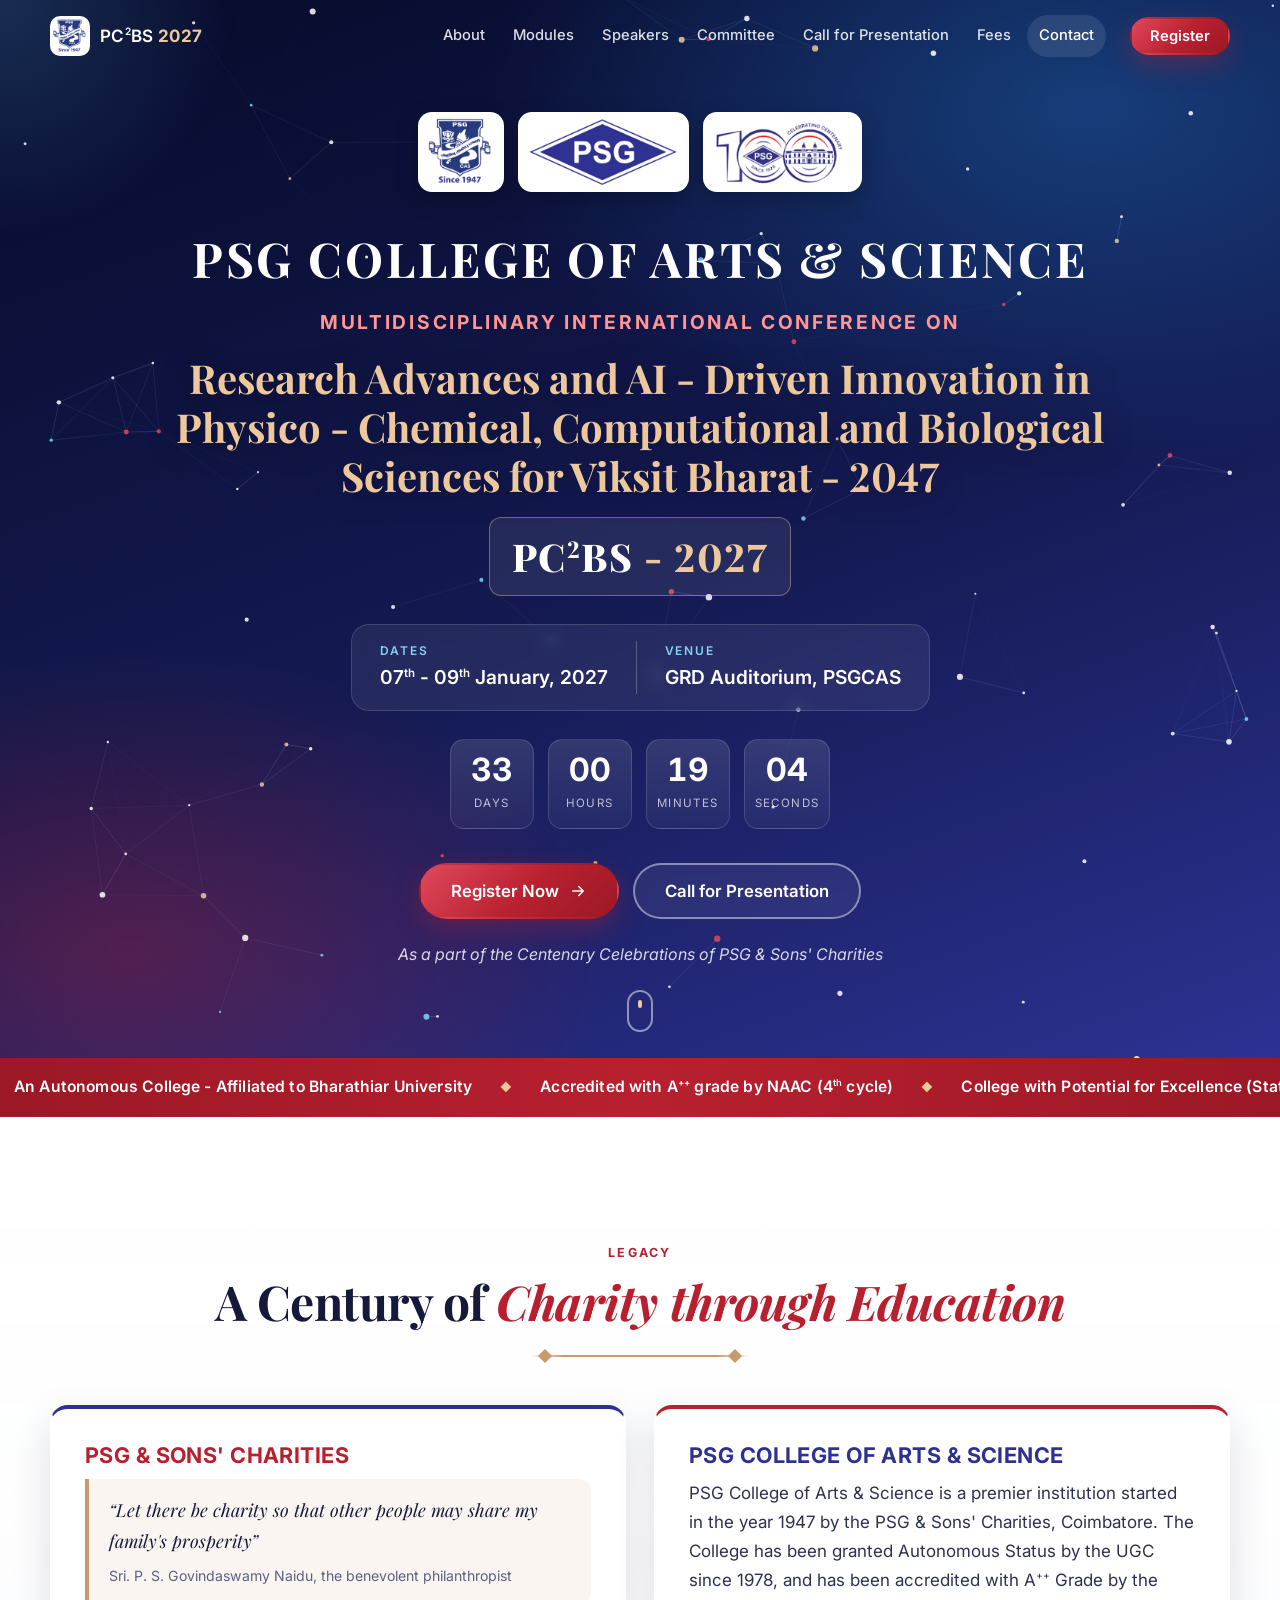
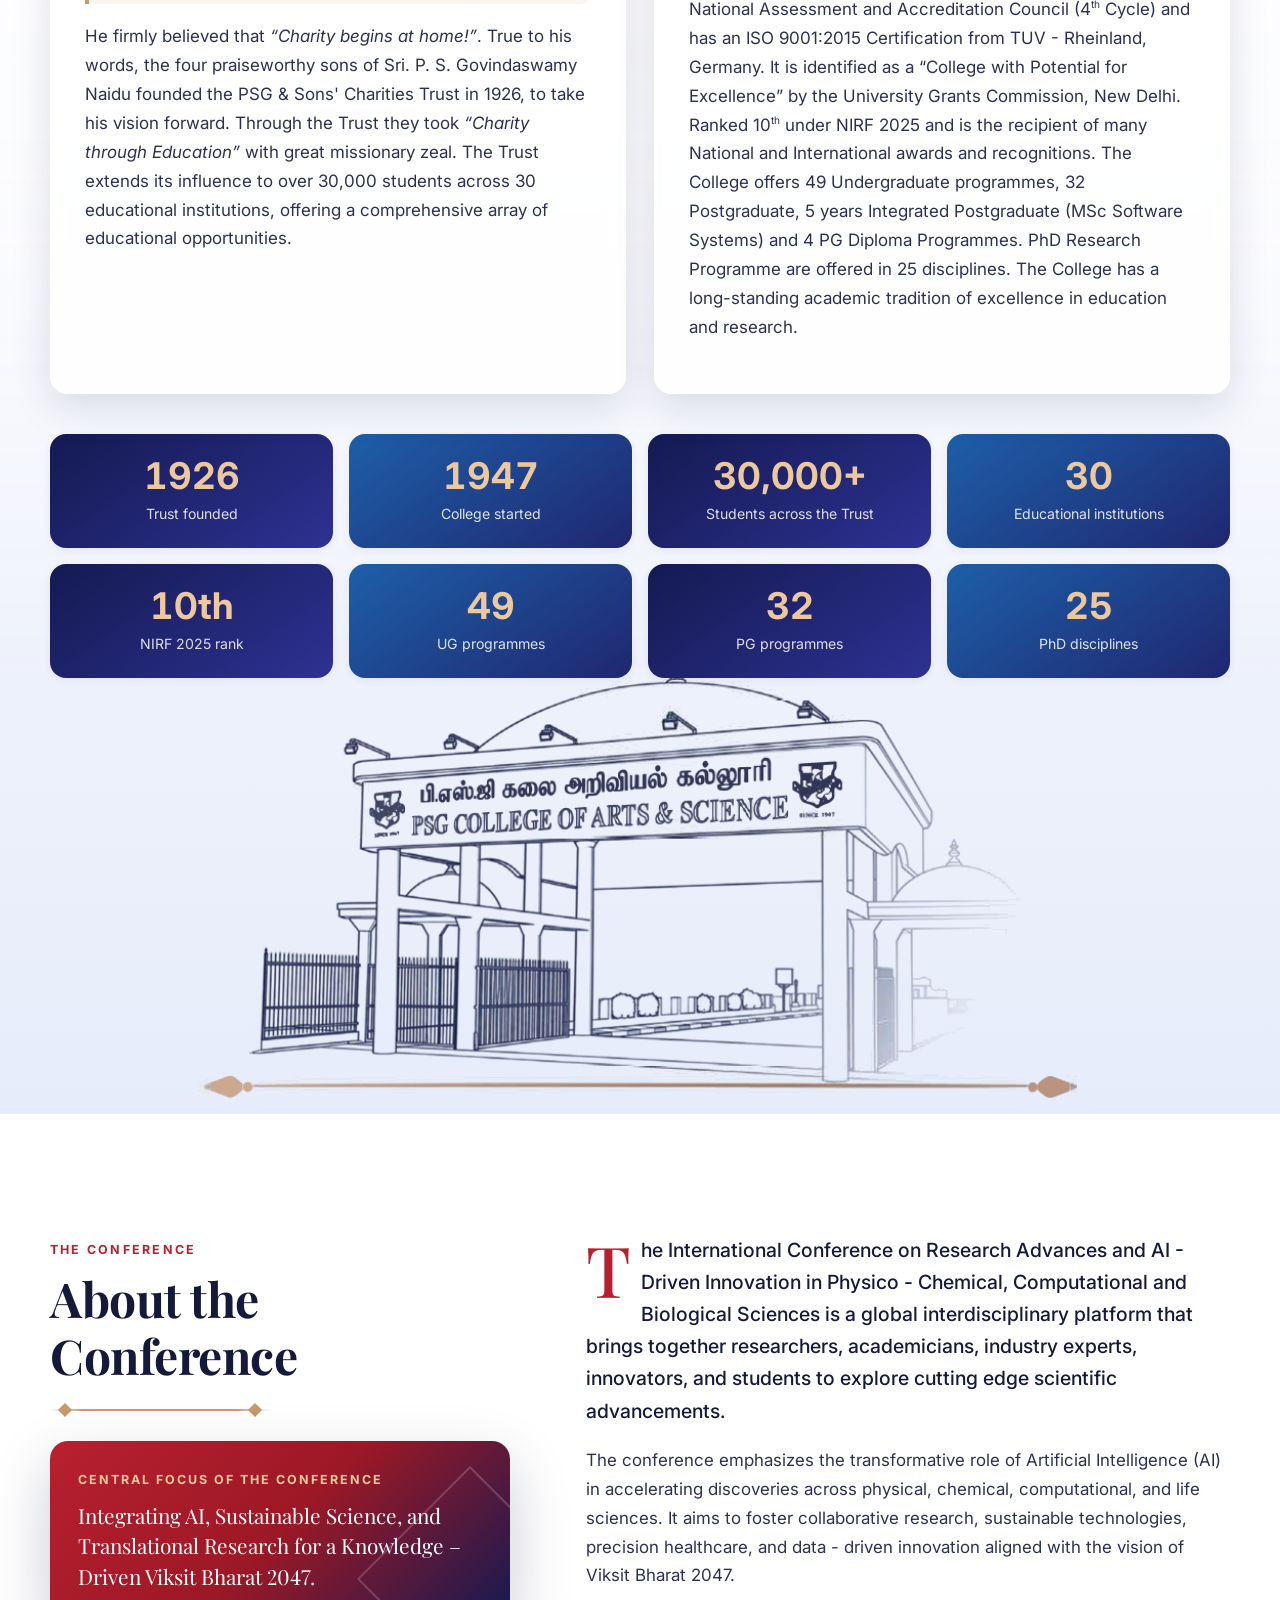
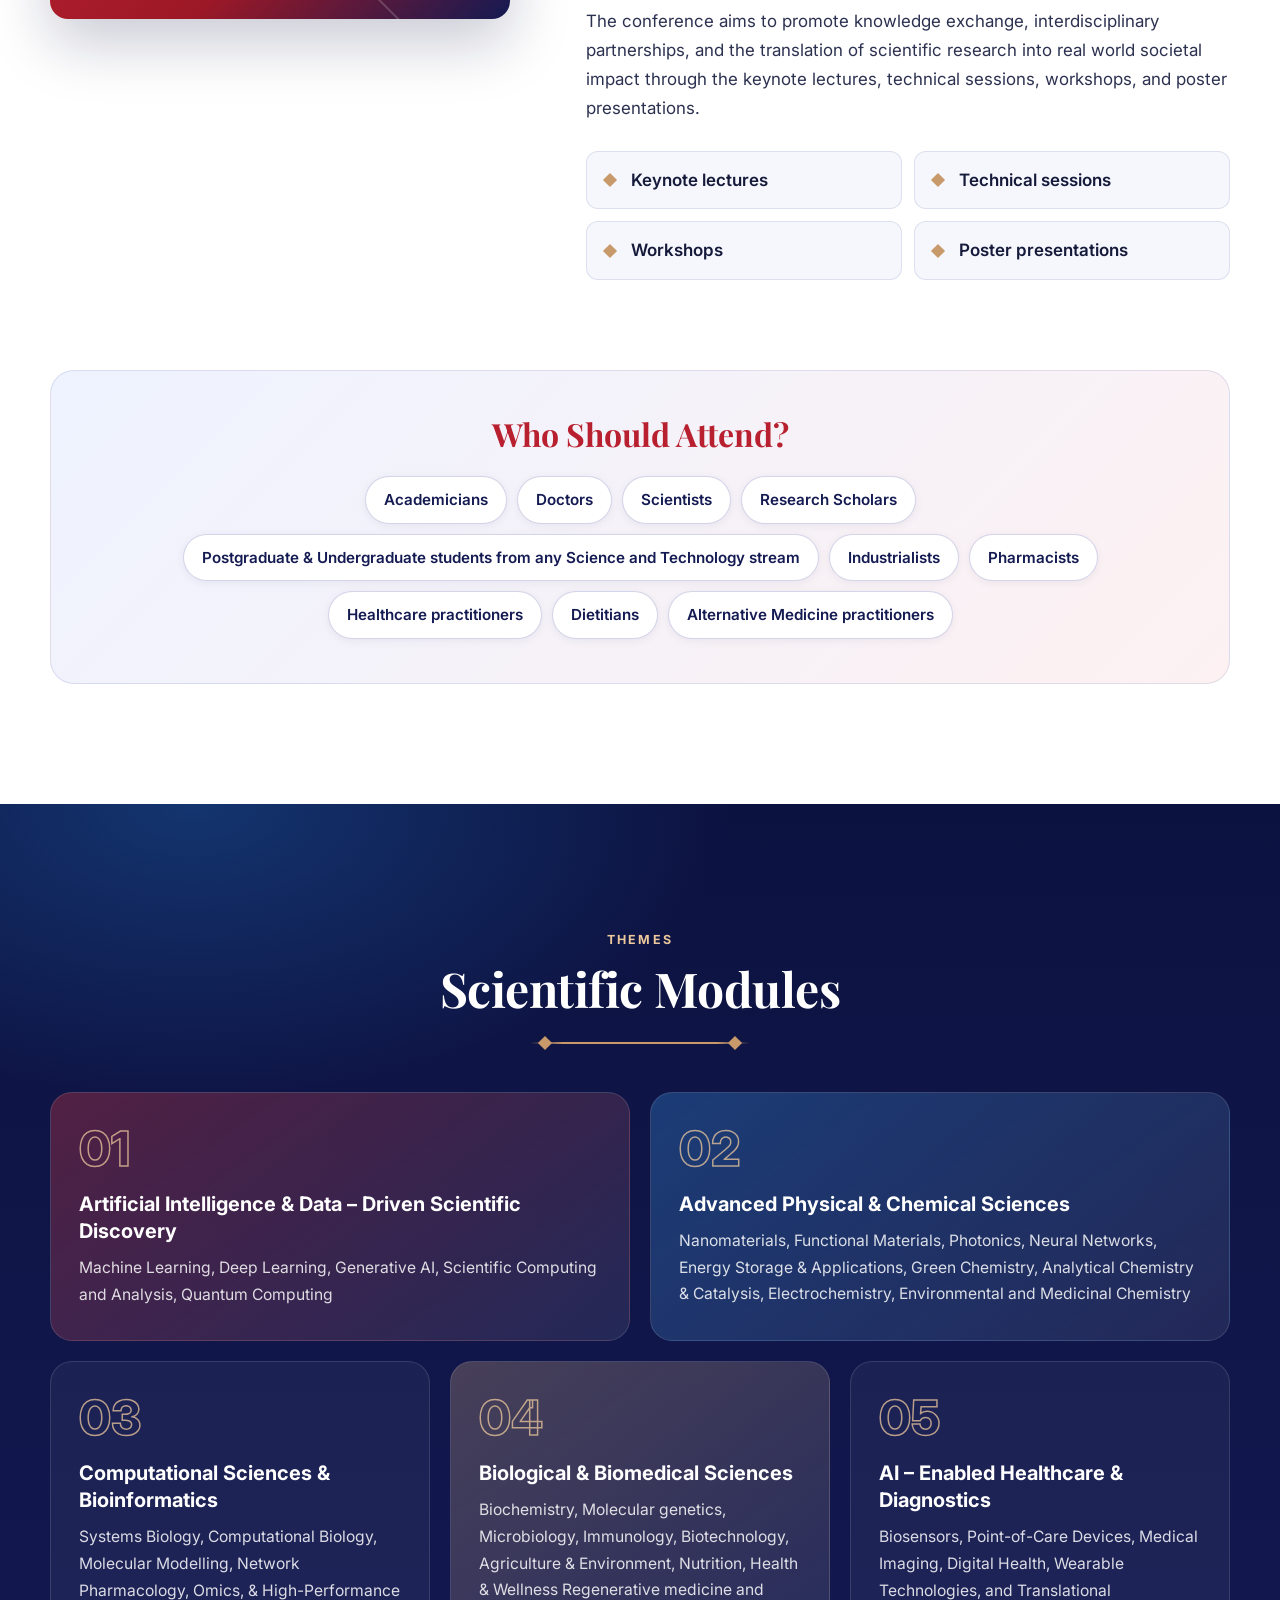
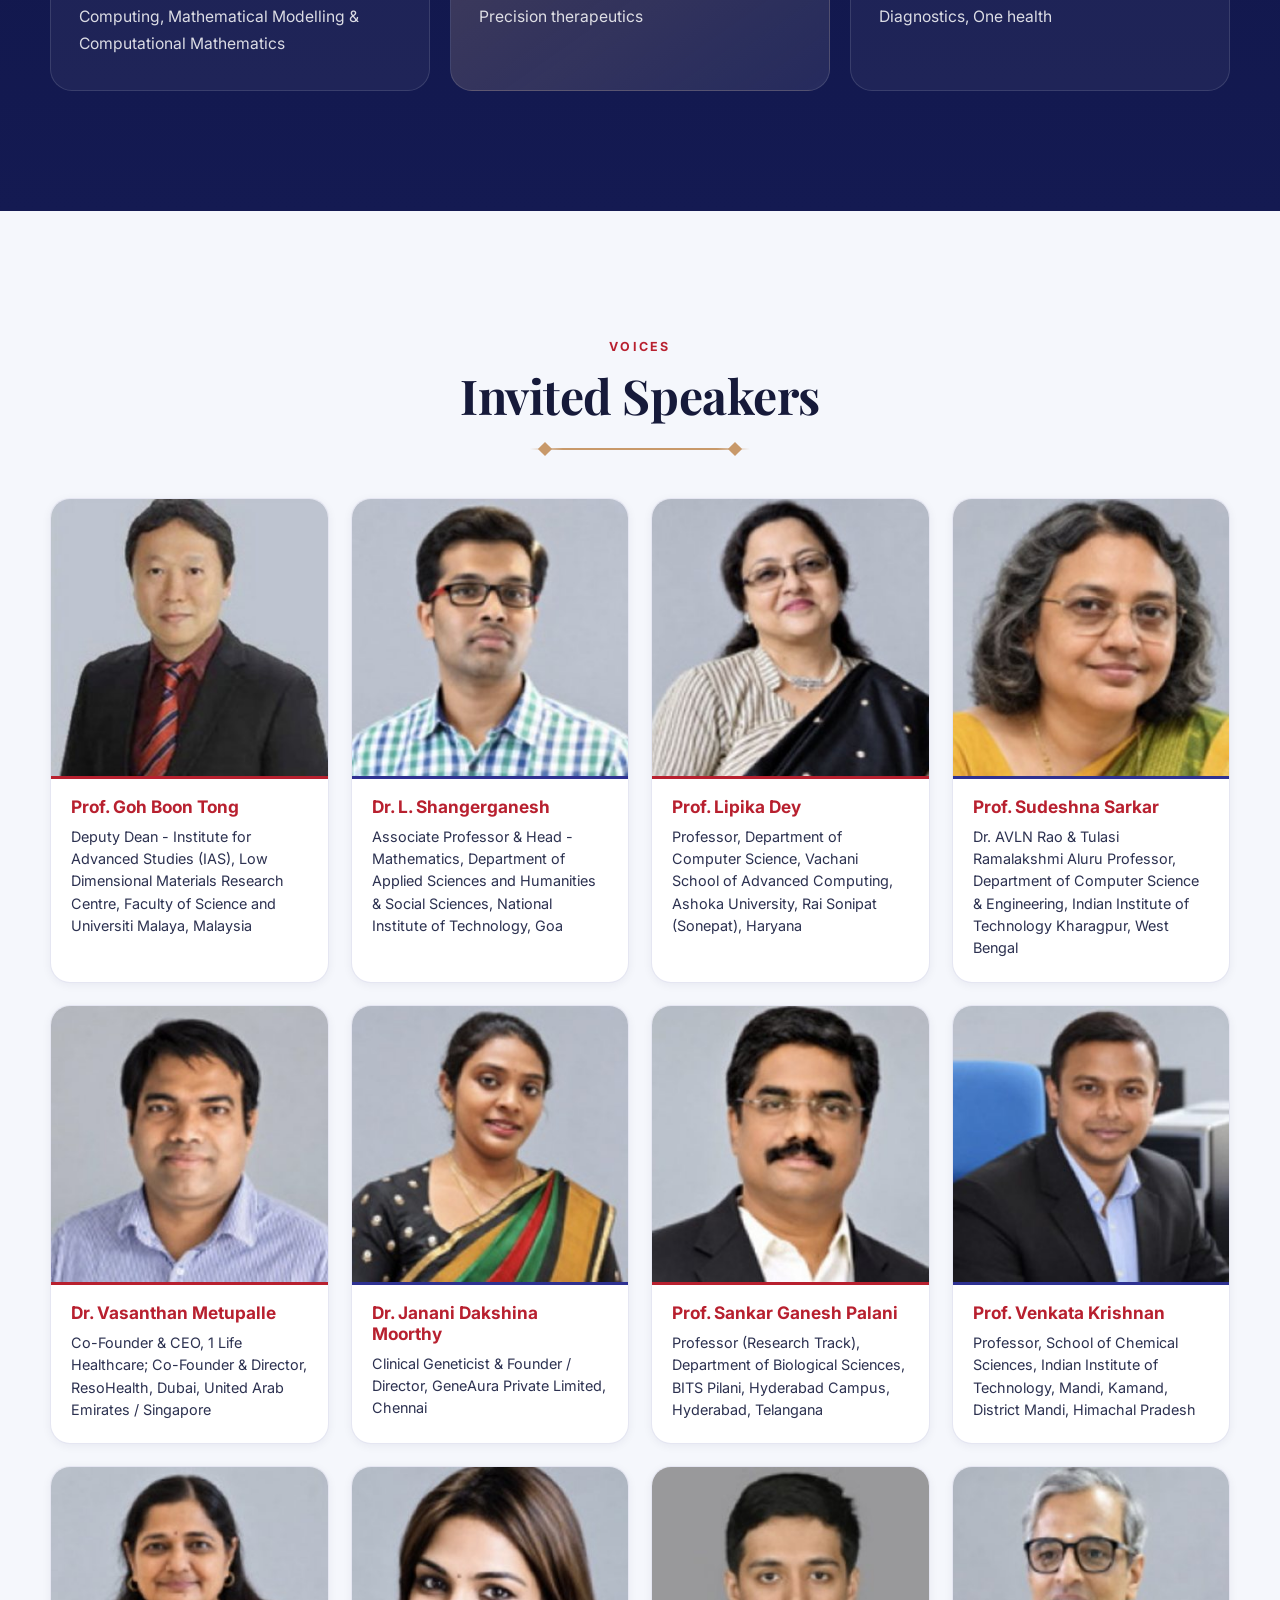
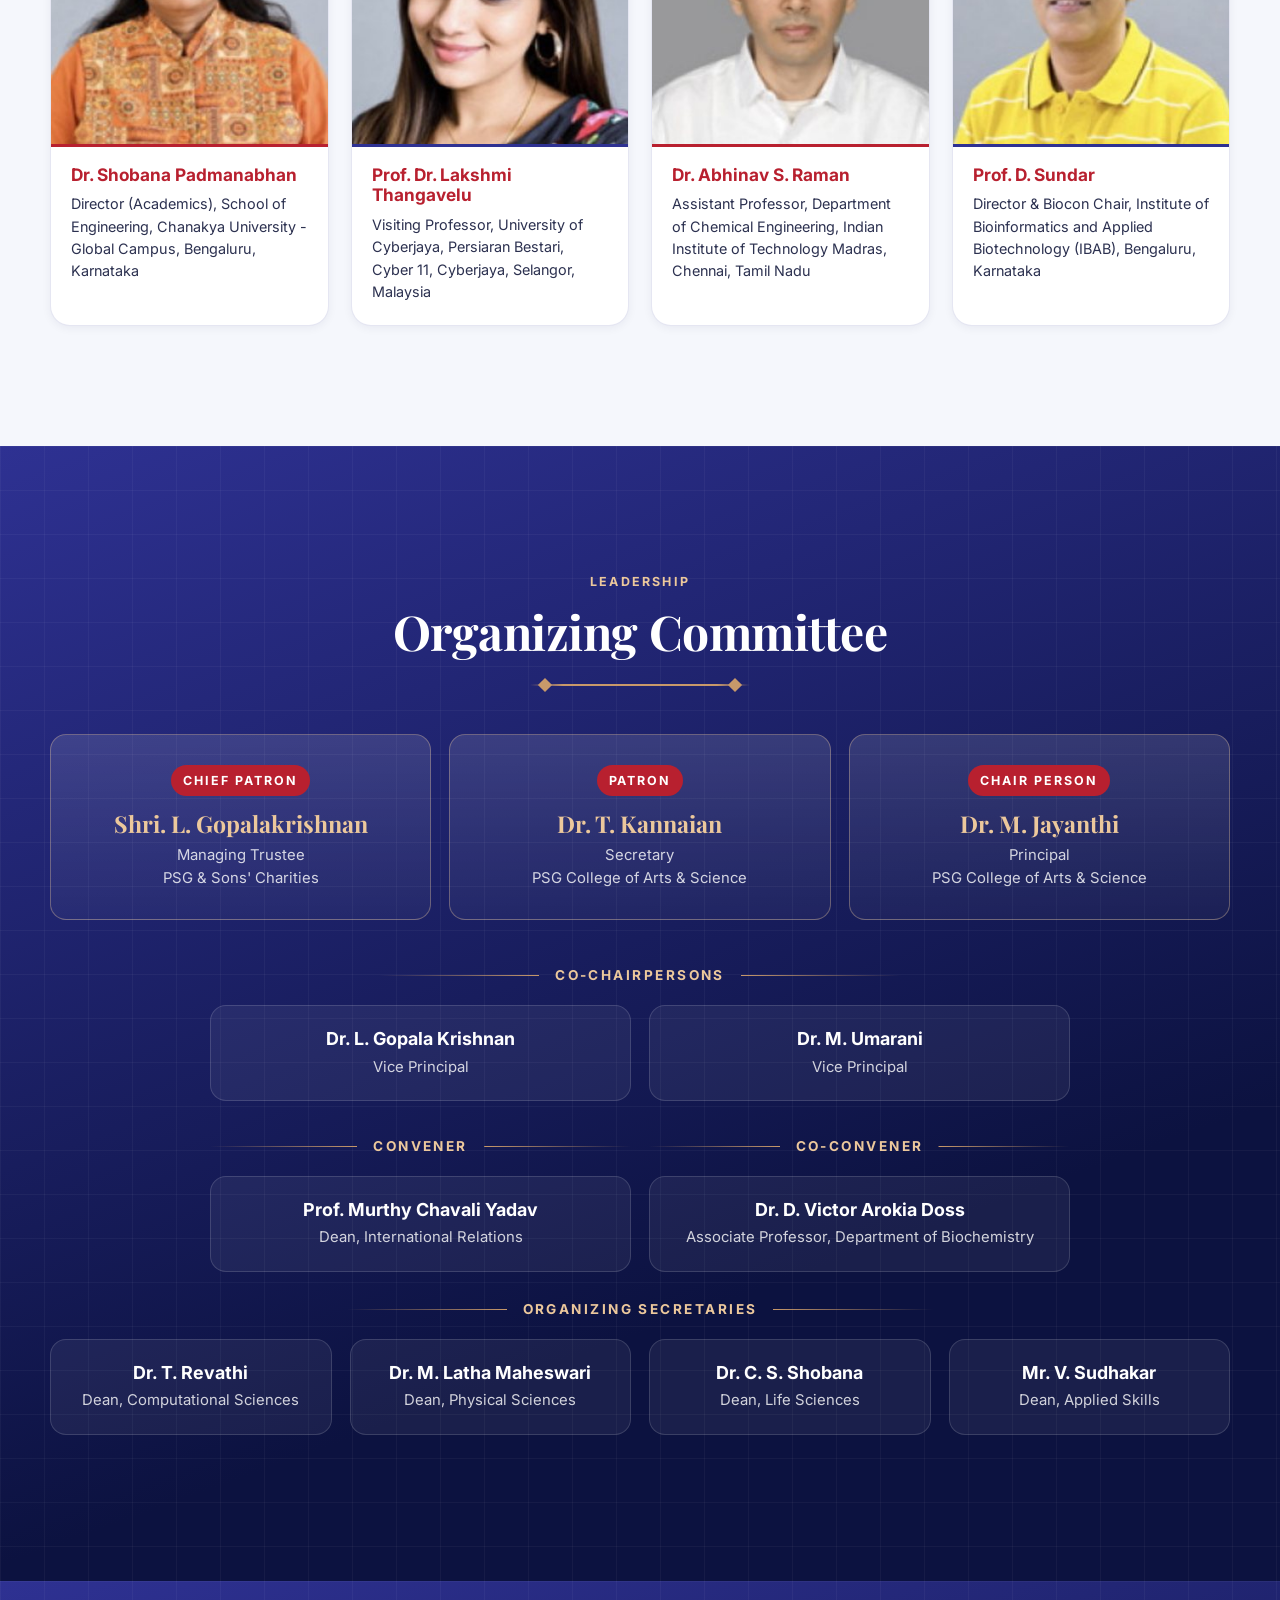
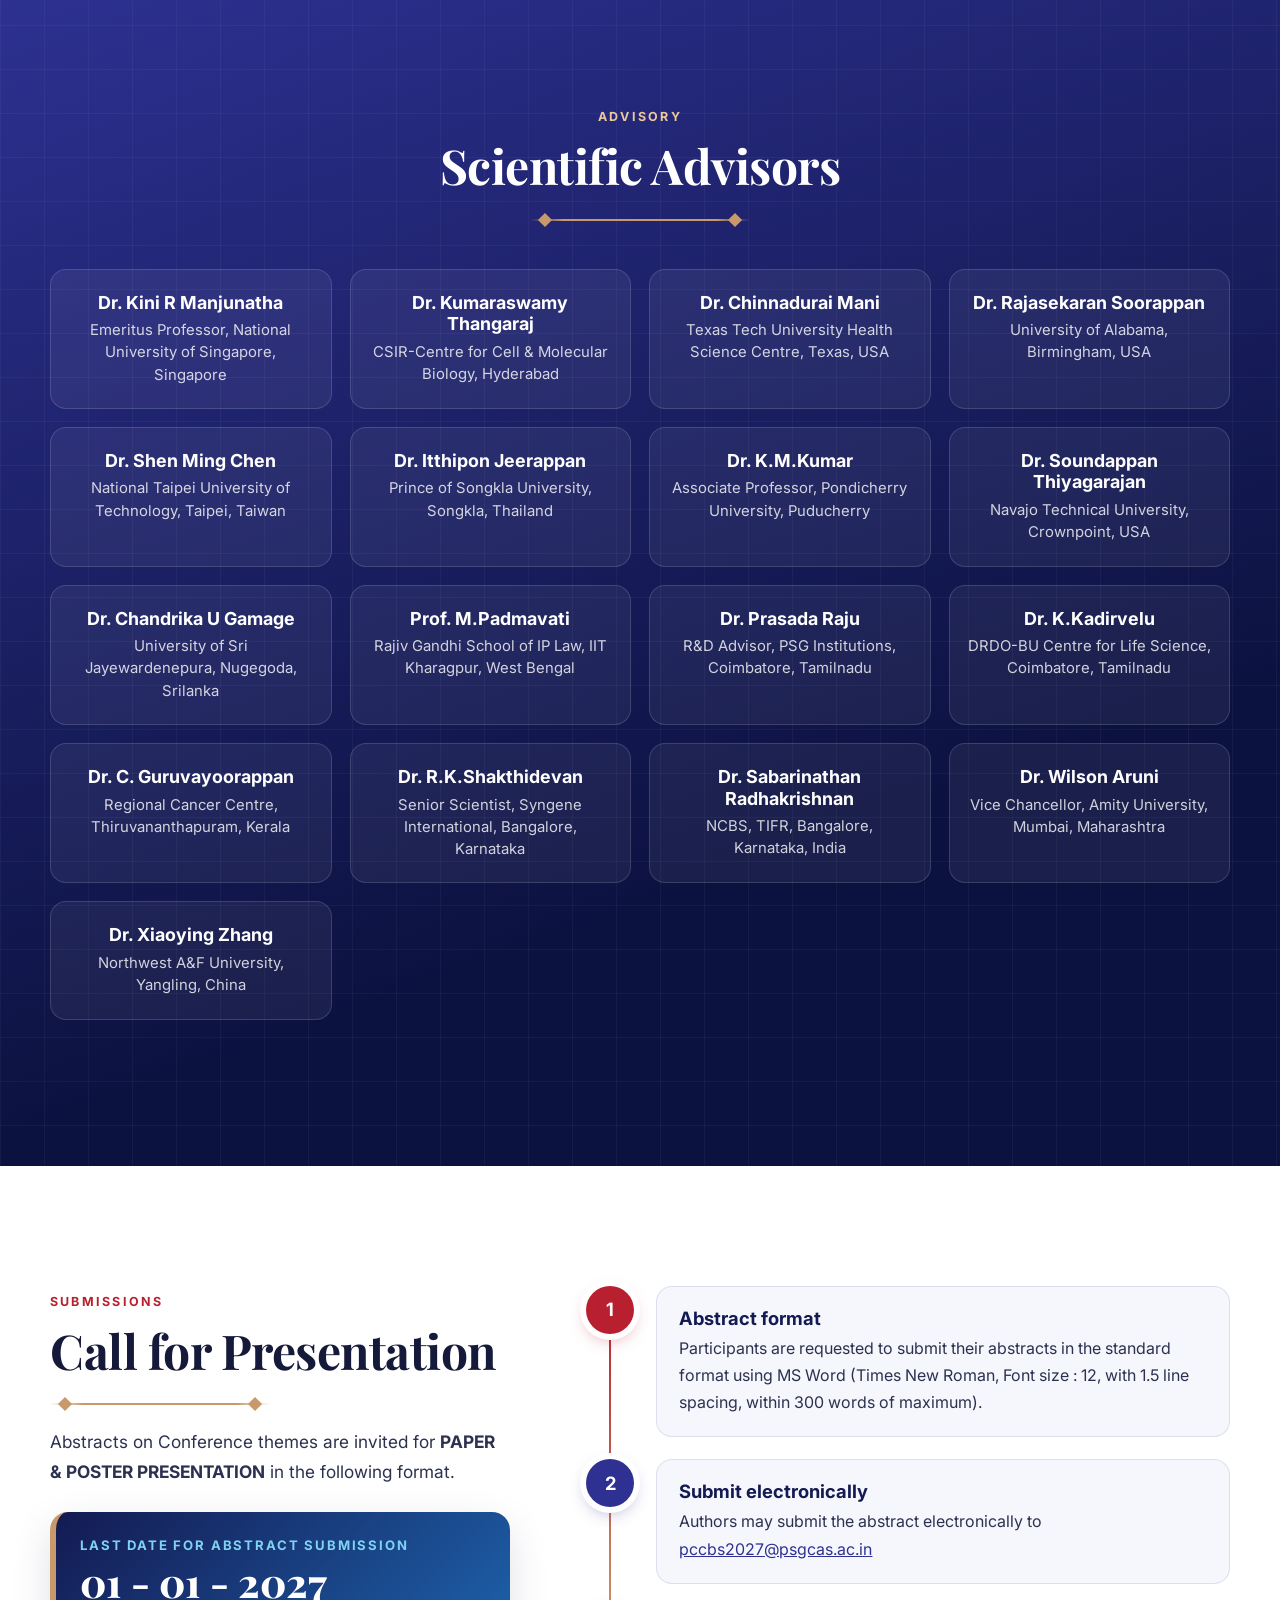
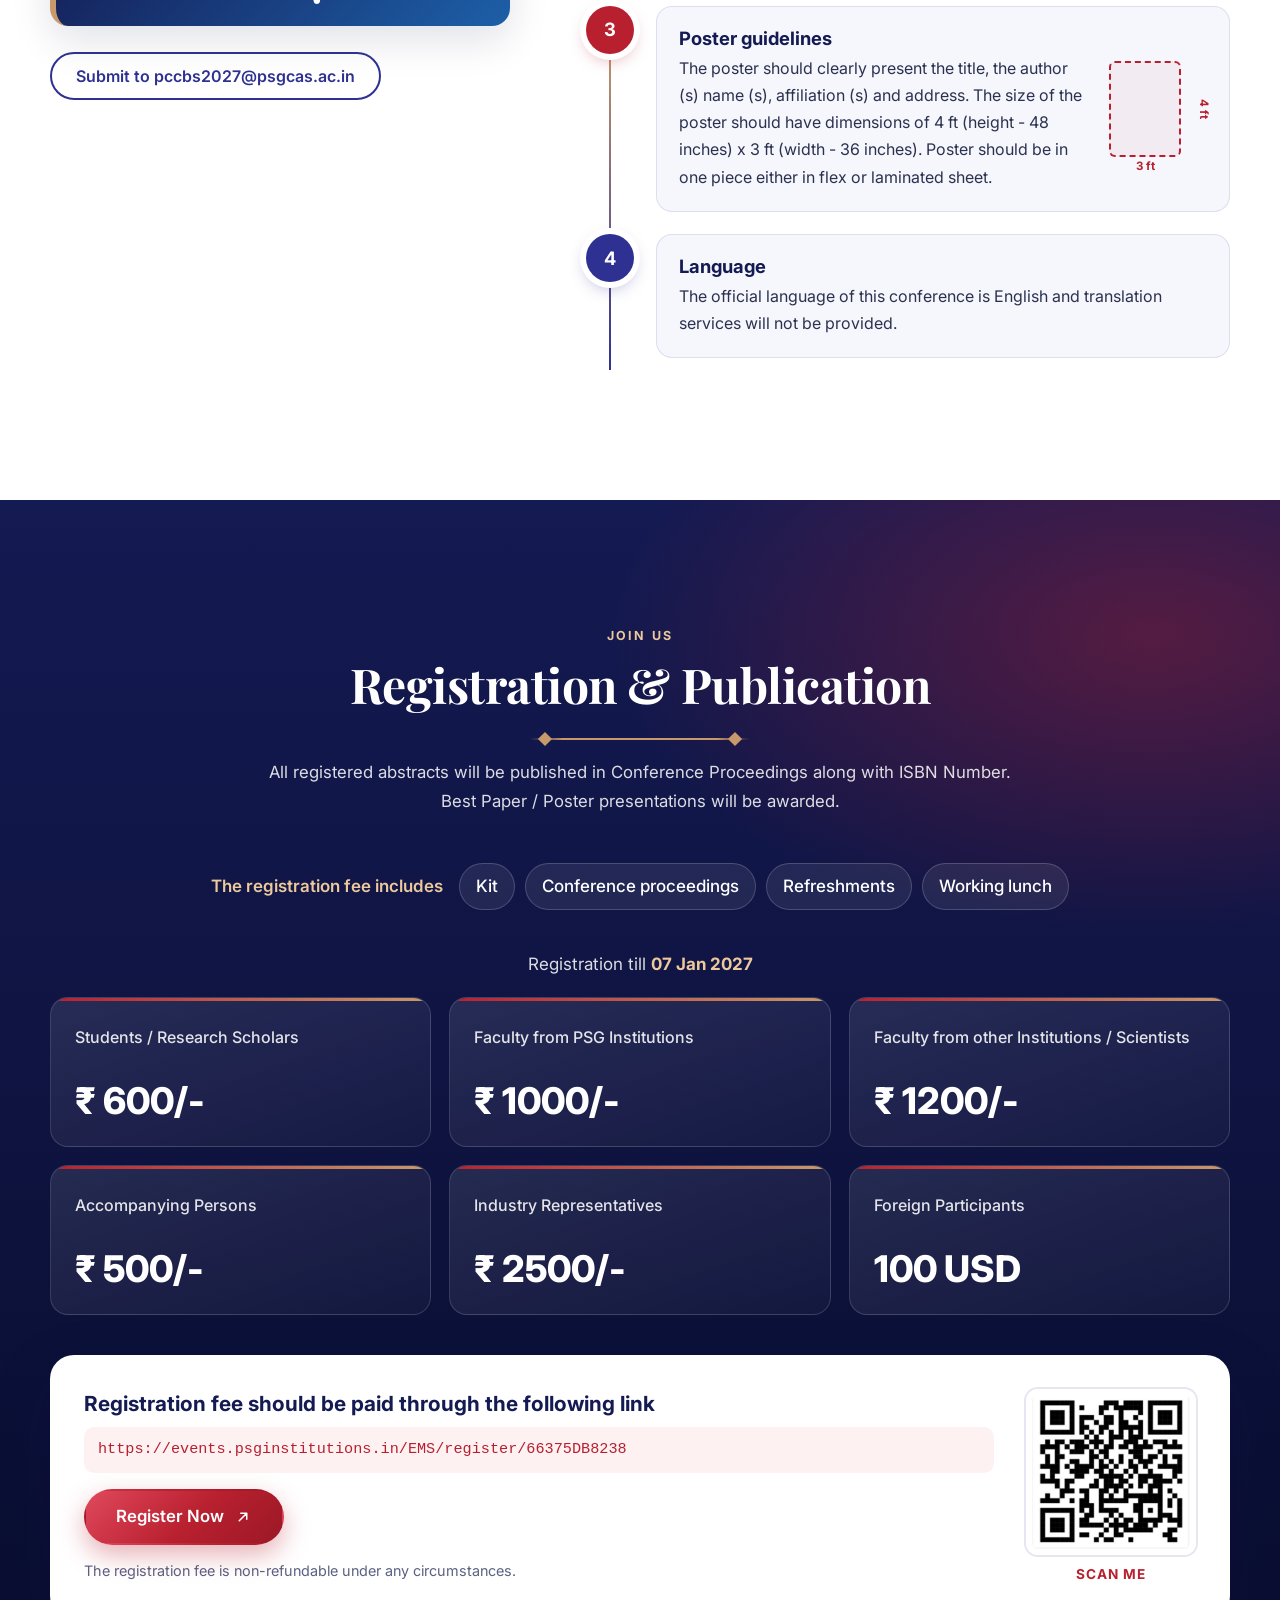
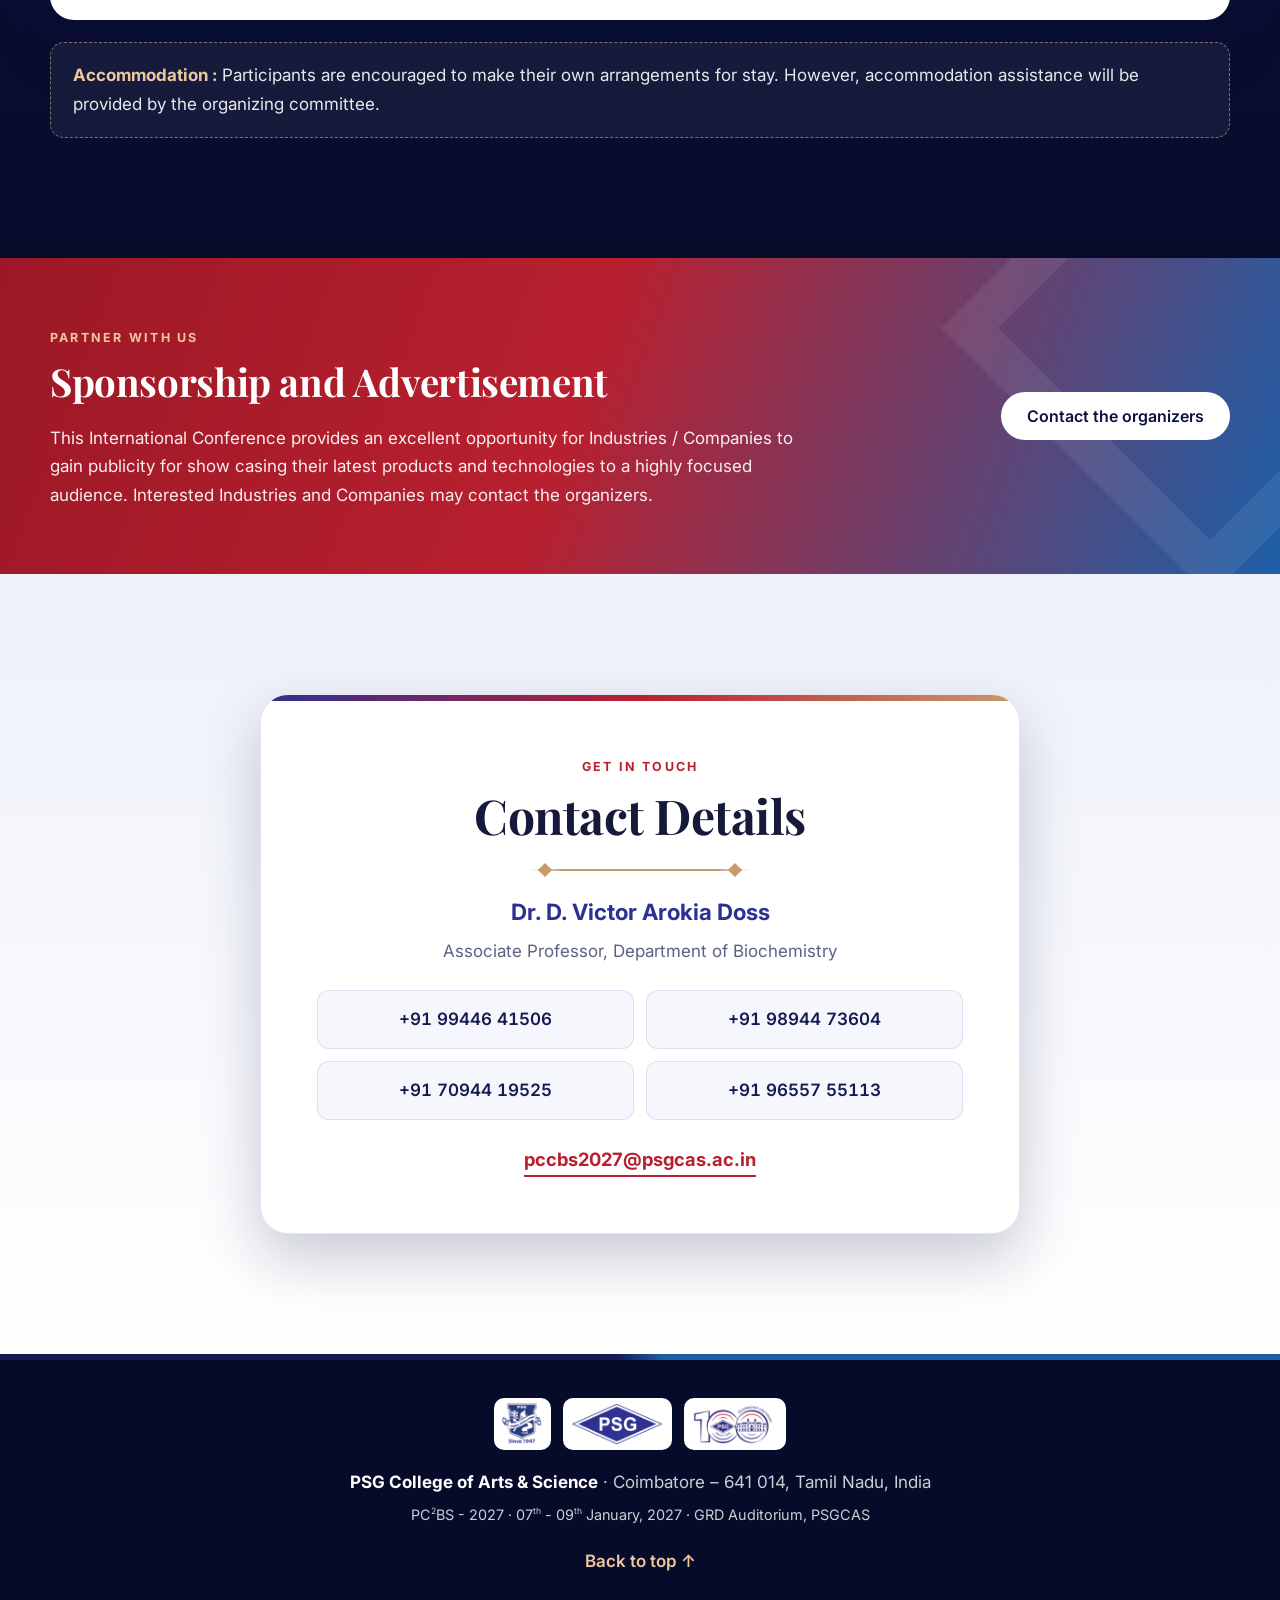
<file: index.html>
<!DOCTYPE html>
<html lang="en">
<head>
  <meta charset="utf-8">
  <meta name="viewport" content="width=device-width, initial-scale=1">
  <title>PC²BS 2027 | Multidisciplinary International Conference | PSG College of Arts &amp; Science</title>
  <meta name="description" content="Multidisciplinary International Conference on Research Advances and AI - Driven Innovation in Physico - Chemical, Computational and Biological Sciences for Viksit Bharat - 2047 (PC²BS - 2027). 07 - 09 January 2027, GRD Auditorium, PSGCAS, Coimbatore.">
  <meta name="theme-color" content="#141a52">
  <meta property="og:title" content="PC²BS 2027 | Multidisciplinary International Conference">
  <meta property="og:description" content="07 - 09 January 2027 · GRD Auditorium, PSG College of Arts & Science, Coimbatore">
  <meta property="og:type" content="website">
  <link rel="icon" type="image/png" href="assets/img/psgcas-crest.png">
  <link rel="preconnect" href="https://fonts.googleapis.com">
  <link rel="preconnect" href="https://fonts.gstatic.com" crossorigin>
  <link href="https://fonts.googleapis.com/css2?family=Inter:wght@400;500;600;700&family=Playfair+Display:wght@600;700;800&display=swap" rel="stylesheet">
  <link rel="stylesheet" href="assets/css/style.css">
  <script>document.documentElement.classList.add("js");</script>
</head>
<body>
  <a class="skip-link" href="#main">Skip to content</a>

  <!-- Custom cursor (desktop only) -->
  <div class="cursor-dot" aria-hidden="true"></div>
  <div class="cursor-ring" aria-hidden="true"></div>
  <div class="scroll-progress" aria-hidden="true"></div>

  <!-- ============ HEADER ============ -->
  <header class="site-header" id="top">
    <div class="container header-inner">
      <a href="#top" class="brand" aria-label="PC²BS 2027 home">
        <img src="assets/img/psgcas-crest.png" alt="PSG College of Arts &amp; Science crest" width="47" height="48">
        <span class="brand-text">PC<sup>2</sup>BS <strong>2027</strong></span>
      </a>
      <nav class="main-nav" id="main-nav" aria-label="Main">
        <a href="#about">About</a>
        <a href="#modules">Modules</a>
        <a href="#speakers">Speakers</a>
        <a href="#committee">Committee</a>
        <a href="#call">Call for Presentation</a>
        <a href="#registration">Fees</a>
        <a href="#contact">Contact</a>
      </nav>
      <a class="btn btn-primary btn-sm header-cta" href="https://events.psginstitutions.in/EMS/register/66375DB8238" target="_blank" rel="noopener">Register</a>
      <button class="nav-toggle" aria-label="Open menu" aria-expanded="false" aria-controls="main-nav">
        <span></span><span></span><span></span>
      </button>
    </div>
  </header>

  <main id="main">

    <!-- ============ 1. HERO (dark, particle network) ============ -->
    <section class="hero" id="hero">
      <canvas id="particles" aria-hidden="true"></canvas>
      <div class="hero-glow" aria-hidden="true"></div>
      <div class="container hero-inner">
        <div class="hero-logos reveal">
          <img src="assets/img/psgcas-crest.png" alt="PSG College of Arts &amp; Science, since 1947" width="47" height="48">
          <img src="assets/img/psg-logo.png" alt="PSG, in nation building since 1926" width="95" height="48">
          <img src="assets/img/centenary.png" alt="Celebrating centenary of PSG, since 1926" width="98" height="48">
        </div>
        <p class="hero-college reveal">PSG College of Arts &amp; Science</p>
        <p class="hero-kicker reveal">Multidisciplinary International Conference on</p>
        <h1 class="hero-title reveal">
          Research Advances and AI - Driven Innovation in Physico - Chemical, Computational and Biological Sciences for Viksit Bharat - 2047
        </h1>
        <p class="hero-acronym reveal">PC<sup>2</sup>BS <span>- 2027</span></p>

        <div class="hero-meta reveal">
          <div class="meta-item">
            <span class="meta-label">Dates</span>
            <span class="meta-value">07<sup>th</sup> - 09<sup>th</sup> January, 2027</span>
          </div>
          <div class="meta-sep" aria-hidden="true"></div>
          <div class="meta-item">
            <span class="meta-label">Venue</span>
            <span class="meta-value">GRD Auditorium, PSGCAS</span>
          </div>
        </div>

        <div class="countdown reveal" id="countdown" aria-label="Time left until the conference">
          <div><span data-cd="days">--</span><small>Days</small></div>
          <div><span data-cd="hours">--</span><small>Hours</small></div>
          <div><span data-cd="mins">--</span><small>Minutes</small></div>
          <div><span data-cd="secs">--</span><small>Seconds</small></div>
        </div>

        <div class="hero-actions reveal">
          <a class="btn btn-primary btn-lg magnetic" href="https://events.psginstitutions.in/EMS/register/66375DB8238" target="_blank" rel="noopener">
            Register Now
            <svg viewBox="0 0 24 24" width="18" height="18" aria-hidden="true"><path d="M5 12h14M13 6l6 6-6 6" fill="none" stroke="currentColor" stroke-width="2" stroke-linecap="round" stroke-linejoin="round"/></svg>
          </a>
          <a class="btn btn-ghost btn-lg magnetic" href="#call">Call for Presentation</a>
        </div>
        <p class="hero-note reveal">As a part of the Centenary Celebrations of PSG &amp; Sons' Charities</p>
      </div>
      <a href="#accreditation" class="scroll-cue" aria-label="Scroll down"><span></span></a>
    </section>

    <!-- ============ 2. ACCREDITATION MARQUEE ============ -->
    <section class="accreditation" id="accreditation" aria-label="Institutional recognitions">
      <div class="marquee">
        <div class="marquee-track">
          <span>An Autonomous College - Affiliated to Bharathiar University</span><i>◆</i>
          <span>Accredited with A<sup>++</sup> grade by NAAC (4<sup>th</sup> cycle)</span><i>◆</i>
          <span>College with Potential for Excellence (Status awarded by the UGC)</span><i>◆</i>
          <span>Star College Status awarded by the DBT - MST</span><i>◆</i>
          <span>An ISO 9001:2015 Certified Institution</span><i>◆</i>
          <span>Coimbatore – 641 014, Tamil Nadu, India</span><i>◆</i>
        </div>
        <div class="marquee-track" aria-hidden="true">
          <span>An Autonomous College - Affiliated to Bharathiar University</span><i>◆</i>
          <span>Accredited with A<sup>++</sup> grade by NAAC (4<sup>th</sup> cycle)</span><i>◆</i>
          <span>College with Potential for Excellence (Status awarded by the UGC)</span><i>◆</i>
          <span>Star College Status awarded by the DBT - MST</span><i>◆</i>
          <span>An ISO 9001:2015 Certified Institution</span><i>◆</i>
          <span>Coimbatore – 641 014, Tamil Nadu, India</span><i>◆</i>
        </div>
      </div>
    </section>

    <!-- ============ 3. HERITAGE (gate illustration background) ============ -->
    <section class="heritage section" id="heritage">
      <div class="heritage-bg" aria-hidden="true"></div>
      <div class="container">
        <div class="section-head center reveal">
          <span class="eyebrow">Legacy</span>
          <h2>A Century of <em>Charity through Education</em></h2>
          <div class="divider" aria-hidden="true"></div>
        </div>

        <div class="heritage-grid">
          <article class="glass-card reveal">
            <h3>PSG &amp; Sons' Charities</h3>
            <blockquote>
              “Let there be charity so that other people may share my family's prosperity”
              <cite>Sri. P. S. Govindaswamy Naidu, the benevolent philanthropist</cite>
            </blockquote>
            <p>He firmly believed that <em>“Charity begins at home!”</em>. True to his words, the four praiseworthy sons of Sri. P. S. Govindaswamy Naidu founded the PSG &amp; Sons' Charities Trust in 1926, to take his vision forward. Through the Trust they took <em>“Charity through Education”</em> with great missionary zeal. The Trust extends its influence to over 30,000 students across 30 educational institutions, offering a comprehensive array of educational opportunities.</p>
          </article>

          <article class="glass-card reveal">
            <h3>PSG College of Arts &amp; Science</h3>
            <p>PSG College of Arts &amp; Science is a premier institution started in the year 1947 by the PSG &amp; Sons' Charities, Coimbatore. The College has been granted Autonomous Status by the UGC since 1978, and has been accredited with A<sup>++</sup> Grade by the National Assessment and Accreditation Council (4<sup>th</sup> Cycle) and has an ISO 9001:2015 Certification from TUV - Rheinland, Germany. It is identified as a “College with Potential for Excellence” by the University Grants Commission, New Delhi. Ranked 10<sup>th</sup> under NIRF 2025 and is the recipient of many National and International awards and recognitions. The College offers 49 Undergraduate programmes, 32 Postgraduate, 5 years Integrated Postgraduate (MSc Software Systems) and 4 PG Diploma Programmes. PhD Research Programme are offered in 25 disciplines. The College has a long-standing academic tradition of excellence in education and research.</p>
          </article>
        </div>

        <div class="stats reveal">
          <div class="stat"><span class="num" data-count="1926">1926</span><span class="lbl">Trust founded</span></div>
          <div class="stat"><span class="num" data-count="1947">1947</span><span class="lbl">College started</span></div>
          <div class="stat"><span class="num" data-count="30000" data-suffix="+">30,000+</span><span class="lbl">Students across the Trust</span></div>
          <div class="stat"><span class="num" data-count="30">30</span><span class="lbl">Educational institutions</span></div>
          <div class="stat"><span class="num" data-count="10" data-suffix="th">10th</span><span class="lbl">NIRF 2025 rank</span></div>
          <div class="stat"><span class="num" data-count="49">49</span><span class="lbl">UG programmes</span></div>
          <div class="stat"><span class="num" data-count="32">32</span><span class="lbl">PG programmes</span></div>
          <div class="stat"><span class="num" data-count="25">25</span><span class="lbl">PhD disciplines</span></div>
        </div>
      </div>
    </section>

    <!-- ============ 4. ABOUT (split, sticky heading) ============ -->
    <section class="about section" id="about">
      <div class="container about-grid">
        <div class="about-side reveal">
          <span class="eyebrow">The Conference</span>
          <h2>About the Conference</h2>
          <div class="divider left" aria-hidden="true"></div>
          <div class="focus-card">
            <span class="focus-label">Central focus of the Conference</span>
            <p>Integrating AI, Sustainable Science, and Translational Research for a Knowledge – Driven Viksit Bharat 2047.</p>
          </div>
        </div>
        <div class="about-body">
          <p class="lead reveal">The International Conference on Research Advances and AI - Driven Innovation in Physico - Chemical, Computational and Biological Sciences is a global interdisciplinary platform that brings together researchers, academicians, industry experts, innovators, and students to explore cutting edge scientific advancements.</p>
          <p class="reveal">The conference emphasizes the transformative role of Artificial Intelligence (AI) in accelerating discoveries across physical, chemical, computational, and life sciences. It aims to foster collaborative research, sustainable technologies, precision healthcare, and data - driven innovation aligned with the vision of Viksit Bharat 2047.</p>
          <p class="reveal">The conference aims to promote knowledge exchange, interdisciplinary partnerships, and the translation of scientific research into real world societal impact through the keynote lectures, technical sessions, workshops, and poster presentations.</p>
          <ul class="format-list reveal" aria-label="Conference formats">
            <li>Keynote lectures</li>
            <li>Technical sessions</li>
            <li>Workshops</li>
            <li>Poster presentations</li>
          </ul>
        </div>
      </div>

      <div class="container attend reveal" id="attend">
        <h3>Who Should Attend?</h3>
        <ul class="chips">
          <li>Academicians</li>
          <li>Doctors</li>
          <li>Scientists</li>
          <li>Research Scholars</li>
          <li>Postgraduate &amp; Undergraduate students from any Science and Technology stream</li>
          <li>Industrialists</li>
          <li>Pharmacists</li>
          <li>Healthcare practitioners</li>
          <li>Dietitians</li>
          <li>Alternative Medicine practitioners</li>
        </ul>
      </div>
    </section>

    <!-- ============ 5. SCIENTIFIC MODULES (bento, dark gradient) ============ -->
    <section class="modules section" id="modules">
      <div class="container">
        <div class="section-head center reveal">
          <span class="eyebrow light">Themes</span>
          <h2>Scientific Modules</h2>
          <div class="divider" aria-hidden="true"></div>
        </div>
        <div class="bento">
          <article class="module tilt reveal m1">
            <span class="m-num">01</span>
            <h3>Artificial Intelligence &amp; Data – Driven Scientific Discovery</h3>
            <p>Machine Learning, Deep Learning, Generative AI, Scientific Computing and Analysis, Quantum Computing</p>
          </article>
          <article class="module tilt reveal m2">
            <span class="m-num">02</span>
            <h3>Advanced Physical &amp; Chemical Sciences</h3>
            <p>Nanomaterials, Functional Materials, Photonics, Neural Networks, Energy Storage &amp; Applications, Green Chemistry, Analytical Chemistry &amp; Catalysis, Electrochemistry, Environmental and Medicinal Chemistry</p>
          </article>
          <article class="module tilt reveal m3">
            <span class="m-num">03</span>
            <h3>Computational Sciences &amp; Bioinformatics</h3>
            <p>Systems Biology, Computational Biology, Molecular Modelling, Network Pharmacology, Omics, &amp; High-Performance Computing, Mathematical Modelling &amp; Computational Mathematics</p>
          </article>
          <article class="module tilt reveal m4">
            <span class="m-num">04</span>
            <h3>Biological &amp; Biomedical Sciences</h3>
            <p>Biochemistry, Molecular genetics, Microbiology, Immunology, Biotechnology, Agriculture &amp; Environment, Nutrition, Health &amp; Wellness Regenerative medicine and Precision therapeutics</p>
          </article>
          <article class="module tilt reveal m5">
            <span class="m-num">05</span>
            <h3>AI – Enabled Healthcare &amp; Diagnostics</h3>
            <p>Biosensors, Point-of-Care Devices, Medical Imaging, Digital Health, Wearable Technologies, and Translational Diagnostics, One health</p>
          </article>
        </div>
      </div>
    </section>

    <!-- ============ 6. SPEAKERS (photo card grid) ============ -->
    <section class="speakers section" id="speakers">
      <div class="container">
        <div class="section-head center reveal">
          <span class="eyebrow">Voices</span>
          <h2>Invited Speakers</h2>
          <div class="divider" aria-hidden="true"></div>
        </div>
        <div class="speaker-grid">
          <article class="speaker reveal"><div class="sp-photo"><img src="assets/img/speakers/s01.jpg" alt="Prof. Goh Boon Tong" width="320" height="320" loading="lazy"></div><div class="sp-info"><h3>Prof. Goh Boon Tong</h3><p>Deputy Dean - Institute for Advanced Studies (IAS), Low Dimensional Materials Research Centre, Faculty of Science and Universiti Malaya, Malaysia</p></div></article>
          <article class="speaker reveal"><div class="sp-photo"><img src="assets/img/speakers/s07.jpg" alt="Dr. L. Shangerganesh" width="320" height="320" loading="lazy"></div><div class="sp-info"><h3>Dr. L. Shangerganesh</h3><p>Associate Professor &amp; Head - Mathematics, Department of Applied Sciences and Humanities &amp; Social Sciences, National Institute of Technology, Goa</p></div></article>
          <article class="speaker reveal"><div class="sp-photo"><img src="assets/img/speakers/s02.jpg" alt="Prof. Lipika Dey" width="320" height="320" loading="lazy"></div><div class="sp-info"><h3>Prof. Lipika Dey</h3><p>Professor, Department of Computer Science, Vachani School of Advanced Computing, Ashoka University, Rai Sonipat (Sonepat), Haryana</p></div></article>
          <article class="speaker reveal"><div class="sp-photo"><img src="assets/img/speakers/s08.jpg" alt="Prof. Sudeshna Sarkar" width="320" height="320" loading="lazy"></div><div class="sp-info"><h3>Prof. Sudeshna Sarkar</h3><p>Dr. AVLN Rao &amp; Tulasi Ramalakshmi Aluru Professor, Department of Computer Science &amp; Engineering, Indian Institute of Technology Kharagpur, West Bengal</p></div></article>
          <article class="speaker reveal"><div class="sp-photo"><img src="assets/img/speakers/s03.jpg" alt="Dr. Vasanthan Metupalle" width="320" height="320" loading="lazy"></div><div class="sp-info"><h3>Dr. Vasanthan Metupalle</h3><p>Co-Founder &amp; CEO, 1 Life Healthcare; Co-Founder &amp; Director, ResoHealth, Dubai, United Arab Emirates / Singapore</p></div></article>
          <article class="speaker reveal"><div class="sp-photo"><img src="assets/img/speakers/s09.jpg" alt="Dr. Janani Dakshina Moorthy" width="320" height="320" loading="lazy"></div><div class="sp-info"><h3>Dr. Janani Dakshina Moorthy</h3><p>Clinical Geneticist &amp; Founder / Director, GeneAura Private Limited, Chennai</p></div></article>
          <article class="speaker reveal"><div class="sp-photo"><img src="assets/img/speakers/s04.jpg" alt="Prof. Sankar Ganesh Palani" width="320" height="320" loading="lazy"></div><div class="sp-info"><h3>Prof. Sankar Ganesh Palani</h3><p>Professor (Research Track), Department of Biological Sciences, BITS Pilani, Hyderabad Campus, Hyderabad, Telangana</p></div></article>
          <article class="speaker reveal"><div class="sp-photo"><img src="assets/img/speakers/s10.jpg" alt="Prof. Venkata Krishnan" width="320" height="320" loading="lazy"></div><div class="sp-info"><h3>Prof. Venkata Krishnan</h3><p>Professor, School of Chemical Sciences, Indian Institute of Technology, Mandi, Kamand, District Mandi, Himachal Pradesh</p></div></article>
          <article class="speaker reveal"><div class="sp-photo"><img src="assets/img/speakers/s05.jpg" alt="Dr. Shobana Padmanabhan" width="320" height="320" loading="lazy"></div><div class="sp-info"><h3>Dr. Shobana Padmanabhan</h3><p>Director (Academics), School of Engineering, Chanakya University - Global Campus, Bengaluru, Karnataka</p></div></article>
          <article class="speaker reveal"><div class="sp-photo"><img src="assets/img/speakers/s11.jpg" alt="Prof. Dr. Lakshmi Thangavelu" width="320" height="320" loading="lazy"></div><div class="sp-info"><h3>Prof. Dr. Lakshmi Thangavelu</h3><p>Visiting Professor, University of Cyberjaya, Persiaran Bestari, Cyber 11, Cyberjaya, Selangor, Malaysia</p></div></article>
          <article class="speaker reveal"><div class="sp-photo"><img src="assets/img/speakers/s06.jpg" alt="Dr. Abhinav S. Raman" width="320" height="320" loading="lazy"></div><div class="sp-info"><h3>Dr. Abhinav S. Raman</h3><p>Assistant Professor, Department of Chemical Engineering, Indian Institute of Technology Madras, Chennai, Tamil Nadu</p></div></article>
          <article class="speaker reveal"><div class="sp-photo"><img src="assets/img/speakers/s12.jpg" alt="Prof. D. Sundar" width="320" height="320" loading="lazy"></div><div class="sp-info"><h3>Prof. D. Sundar</h3><p>Director &amp; Biocon Chair, Institute of Bioinformatics and Applied Biotechnology (IBAB), Bengaluru, Karnataka</p></div></article>
        </div>
      </div>
    </section>

    <!-- ============ 7. COMMITTEE (hierarchy on navy) ============ -->
    <section class="committee section" id="committee">
      <div class="container">
        <div class="section-head center reveal">
          <span class="eyebrow light">Leadership</span>
          <h2>Organizing Committee</h2>
          <div class="divider" aria-hidden="true"></div>
        </div>

        <div class="tier tier-top">
          <div class="person big reveal"><span class="role">Chief Patron</span><h3>Shri. L. Gopalakrishnan</h3><p>Managing Trustee<br>PSG &amp; Sons' Charities</p></div>
          <div class="person big reveal"><span class="role">Patron</span><h3>Dr. T. Kannaian</h3><p>Secretary<br>PSG College of Arts &amp; Science</p></div>
          <div class="person big reveal"><span class="role">Chair Person</span><h3>Dr. M. Jayanthi</h3><p>Principal<br>PSG College of Arts &amp; Science</p></div>
        </div>

        <div class="tier-label reveal"><span>Co-Chairpersons</span></div>
        <div class="tier tier-2">
          <div class="person reveal"><h3>Dr. L. Gopala Krishnan</h3><p>Vice Principal</p></div>
          <div class="person reveal"><h3>Dr. M. Umarani</h3><p>Vice Principal</p></div>
        </div>

        <div class="tier tier-2 split">
          <div class="reveal">
            <div class="tier-label"><span>Convener</span></div>
            <div class="person"><h3>Prof. Murthy Chavali Yadav</h3><p>Dean, International Relations</p></div>
          </div>
          <div class="reveal">
            <div class="tier-label"><span>Co-Convener</span></div>
            <div class="person"><h3>Dr. D. Victor Arokia Doss</h3><p>Associate Professor, Department of Biochemistry</p></div>
          </div>
        </div>

        <div class="tier-label reveal"><span>Organizing Secretaries</span></div>
        <div class="tier tier-4">
          <div class="person reveal"><h3>Dr. T. Revathi</h3><p>Dean, Computational Sciences</p></div>
          <div class="person reveal"><h3>Dr. M. Latha Maheswari</h3><p>Dean, Physical Sciences</p></div>
          <div class="person reveal"><h3>Dr. C. S. Shobana</h3><p>Dean, Life Sciences</p></div>
          <div class="person reveal"><h3>Mr. V. Sudhakar</h3><p>Dean, Applied Skills</p></div>
        </div>
      </div>
    </section>

    <!-- ============ SCIENTIFIC ADVISORS ============ -->
    <section class="committee section" id="scientific-advisors">
      <div class="container">
        <div class="section-head center reveal">
          <span class="eyebrow light">Advisory</span>
          <h2>Scientific Advisors</h2>
          <div class="divider" aria-hidden="true"></div>
        </div>

        <div class="tier tier-4">
          <div class="person reveal"><h3>Dr. Kini R Manjunatha</h3><p>Emeritus Professor, National University of Singapore, Singapore</p></div>
          <div class="person reveal"><h3>Dr. Kumaraswamy Thangaraj</h3><p>CSIR-Centre for Cell &amp; Molecular Biology, Hyderabad</p></div>
          <div class="person reveal"><h3>Dr. Chinnadurai Mani</h3><p>Texas Tech University Health Science Centre, Texas, USA</p></div>
          <div class="person reveal"><h3>Dr. Rajasekaran Soorappan</h3><p>University of Alabama, Birmingham, USA</p></div>
          <div class="person reveal"><h3>Dr. Shen Ming Chen</h3><p>National Taipei University of Technology, Taipei, Taiwan</p></div>
          <div class="person reveal"><h3>Dr. Itthipon Jeerappan</h3><p>Prince of Songkla University, Songkla, Thailand</p></div>
          <div class="person reveal"><h3>Dr. K.M.Kumar</h3><p>Associate Professor, Pondicherry University, Puducherry</p></div>
          <div class="person reveal"><h3>Dr. Soundappan Thiyagarajan</h3><p>Navajo Technical University, Crownpoint, USA</p></div>
          <div class="person reveal"><h3>Dr. Chandrika U Gamage</h3><p>University of Sri Jayewardenepura, Nugegoda, Srilanka</p></div>
          <div class="person reveal"><h3>Prof. M.Padmavati</h3><p>Rajiv Gandhi School of IP Law, IIT Kharagpur, West Bengal</p></div>
          <div class="person reveal"><h3>Dr. Prasada Raju</h3><p>R&amp;D Advisor, PSG Institutions, Coimbatore, Tamilnadu</p></div>
          <div class="person reveal"><h3>Dr. K.Kadirvelu</h3><p>DRDO-BU Centre for Life Science, Coimbatore, Tamilnadu</p></div>
          <div class="person reveal"><h3>Dr. C. Guruvayoorappan</h3><p>Regional Cancer Centre, Thiruvananthapuram, Kerala</p></div>
          <div class="person reveal"><h3>Dr. R.K.Shakthidevan</h3><p>Senior Scientist, Syngene International, Bangalore, Karnataka</p></div>
          <div class="person reveal"><h3>Dr. Sabarinathan Radhakrishnan</h3><p>NCBS, TIFR, Bangalore, Karnataka, India</p></div>
          <div class="person reveal"><h3>Dr. Wilson Aruni</h3><p>Vice Chancellor, Amity University, Mumbai, Maharashtra</p></div>
          <div class="person reveal"><h3>Dr. Xiaoying Zhang</h3><p>Northwest A&amp;F University, Yangling, China</p></div>
        </div>
      </div>
    </section>

    <!-- ============ 8. CALL FOR PRESENTATION (steps + deadline) ============ -->
    <section class="call section" id="call">
      <div class="container call-grid">
        <div class="call-intro reveal">
          <span class="eyebrow">Submissions</span>
          <h2>Call for Presentation</h2>
          <div class="divider left" aria-hidden="true"></div>
          <p>Abstracts on Conference themes are invited for <strong>PAPER &amp; POSTER PRESENTATION</strong> in the following format.</p>
          <div class="deadline">
            <span class="d-label">Last date for abstract submission</span>
            <span class="d-date">01 - 01 - 2027</span>
          </div>
          <a class="btn btn-outline magnetic" href="mailto:pccbs2027@psgcas.ac.in">Submit to pccbs2027@psgcas.ac.in</a>
        </div>

        <ol class="steps">
          <li class="reveal">
            <span class="step-n">1</span>
            <div><h3>Abstract format</h3><p>Participants are requested to submit their abstracts in the standard format using MS Word (Times New Roman, Font size : 12, with 1.5 line spacing, within 300 words of maximum).</p></div>
          </li>
          <li class="reveal">
            <span class="step-n">2</span>
            <div><h3>Submit electronically</h3><p>Authors may submit the abstract electronically to <a href="mailto:pccbs2027@psgcas.ac.in">pccbs2027@psgcas.ac.in</a></p></div>
          </li>
          <li class="reveal">
            <span class="step-n">3</span>
            <div class="poster-step">
              <div><h3>Poster guidelines</h3><p>The poster should clearly present the title, the author (s) name (s), affiliation (s) and address. The size of the poster should have dimensions of 4 ft (height - 48 inches) x 3 ft (width - 36 inches). Poster should be in one piece either in flex or laminated sheet.</p></div>
              <div class="poster-dim" aria-hidden="true"><span class="h">4 ft</span><span class="w">3 ft</span></div>
            </div>
          </li>
          <li class="reveal">
            <span class="step-n">4</span>
            <div><h3>Language</h3><p>The official language of this conference is English and translation services will not be provided.</p></div>
          </li>
        </ol>
      </div>
    </section>

    <!-- ============ 9. REGISTRATION (pricing cards + QR) ============ -->
    <section class="registration section" id="registration">
      <div class="container">
        <div class="section-head center reveal">
          <span class="eyebrow light">Join Us</span>
          <h2>Registration &amp; Publication</h2>
          <div class="divider" aria-hidden="true"></div>
          <p class="sub">All registered abstracts will be published in Conference Proceedings along with ISBN Number. Best Paper / Poster presentations will be awarded.</p>
        </div>

        <div class="includes reveal">
          <span>The registration fee includes</span>
          <ul><li>Kit</li><li>Conference proceedings</li><li>Refreshments</li><li>Working lunch</li></ul>
        </div>

        <p class="fee-caption reveal">Registration till <strong>07 Jan 2027</strong></p>
        <div class="fees">
          <div class="fee reveal"><span class="cat">Students / Research Scholars</span><span class="amt">₹ 600/-</span></div>
          <div class="fee reveal"><span class="cat">Faculty from PSG Institutions</span><span class="amt">₹ 1000/-</span></div>
          <div class="fee reveal"><span class="cat">Faculty from other Institutions / Scientists</span><span class="amt">₹ 1200/-</span></div>
          <div class="fee reveal"><span class="cat">Accompanying Persons</span><span class="amt">₹ 500/-</span></div>
          <div class="fee reveal"><span class="cat">Industry Representatives</span><span class="amt">₹ 2500/-</span></div>
          <div class="fee reveal"><span class="cat">Foreign Participants</span><span class="amt">100 USD</span></div>
        </div>

        <div class="register-panel reveal">
          <div class="rp-text">
            <h3>Registration fee should be paid through the following link</h3>
            <p class="rp-link">https://events.psginstitutions.in/EMS/register/66375DB8238</p>
            <a class="btn btn-primary btn-lg magnetic pulse" href="https://events.psginstitutions.in/EMS/register/66375DB8238" target="_blank" rel="noopener">
              Register Now
              <svg viewBox="0 0 24 24" width="18" height="18" aria-hidden="true"><path d="M7 17L17 7M9 7h8v8" fill="none" stroke="currentColor" stroke-width="2" stroke-linecap="round" stroke-linejoin="round"/></svg>
            </a>
            <p class="small">The registration fee is non-refundable under any circumstances.</p>
          </div>
          <figure class="rp-qr">
            <img src="assets/img/register-qr.png" alt="QR code for the registration link" width="207" height="202" loading="lazy">
            <figcaption>Scan Me</figcaption>
          </figure>
        </div>

        <div class="accommodation reveal">
          <strong>Accommodation :</strong> Participants are encouraged to make their own arrangements for stay. However, accommodation assistance will be provided by the organizing committee.
        </div>
      </div>
    </section>

    <!-- ============ 10. SPONSORSHIP (wide banner) ============ -->
    <section class="sponsor" id="sponsorship">
      <div class="container sponsor-inner reveal">
        <div>
          <span class="eyebrow light">Partner with us</span>
          <h2>Sponsorship and Advertisement</h2>
          <p>This International Conference provides an excellent opportunity for Industries / Companies to gain publicity for show casing their latest products and technologies to a highly focused audience. Interested Industries and Companies may contact the organizers.</p>
        </div>
        <a class="btn btn-light magnetic" href="#contact">Contact the organizers</a>
      </div>
    </section>

    <!-- ============ 11. CONTACT (centered card) ============ -->
    <section class="contact section" id="contact">
      <div class="container">
        <div class="contact-card reveal">
          <span class="eyebrow">Get in touch</span>
          <h2>Contact Details</h2>
          <div class="divider" aria-hidden="true"></div>
          <h3>Dr. D. Victor Arokia Doss</h3>
          <p class="muted">Associate Professor, Department of Biochemistry</p>
          <div class="phones">
            <a href="tel:+919944641506">+91 99446 41506</a>
            <a href="tel:+919894473604">+91 98944 73604</a>
            <a href="tel:+917094419525">+91 70944 19525</a>
            <a href="tel:+919655755113">+91 96557 55113</a>
          </div>
          <a class="mail" href="mailto:pccbs2027@psgcas.ac.in">pccbs2027@psgcas.ac.in</a>
        </div>
      </div>
    </section>
  </main>

  <footer class="site-footer">
    <div class="container footer-inner">
      <div class="footer-logos">
        <img src="assets/img/psgcas-crest.png" alt="PSG College of Arts &amp; Science crest" width="47" height="48" loading="lazy">
        <img src="assets/img/psg-logo.png" alt="PSG logo" width="95" height="48" loading="lazy">
        <img src="assets/img/centenary.png" alt="PSG centenary logo" width="98" height="48" loading="lazy">
      </div>
      <p><strong>PSG College of Arts &amp; Science</strong> · Coimbatore – 641 014, Tamil Nadu, India</p>
      <p class="small">PC<sup>2</sup>BS - 2027 · 07<sup>th</sup> - 09<sup>th</sup> January, 2027 · GRD Auditorium, PSGCAS</p>
      <a href="#top" class="to-top">Back to top ↑</a>
    </div>
  </footer>

  <script src="assets/js/main.js" defer></script>
</body>
</html>
</file>
<file: assets/css/style.css>
/* =========================================================
   PC²BS 2027 — PSG College of Arts & Science
   Theme from the poster: PSG navy/royal blue, crimson, bronze-gold
   ========================================================= */
:root {
  --navy-950: #070b2a;
  --navy-900: #0c1240;
  --navy-800: #141a52;
  --navy-700: #1f2770;
  --royal: #2e3192;      /* PSG logo blue */
  --blue: #1d5fa8;       /* poster footer blue */
  --sky: #5aa9e6;
  --cyan: #7fd3f2;
  --crimson: #b8202f;    /* poster title red */
  --crimson-600: #9c1826;
  --rose: #e0485c;
  --gold: #c8996a;       /* poster divider bronze */
  --gold-light: #ecc89c;
  --ink: #161a3a;
  --text: #2c3150;
  --muted: #5b6182;
  --paper: #f5f7fc;
  --white: #ffffff;
  --line: rgba(46, 49, 146, 0.12);

  --font-sans: "Inter", system-ui, -apple-system, "Segoe UI", Roboto, Arial, sans-serif;
  --font-serif: "Playfair Display", Georgia, "Times New Roman", serif;

  --radius: 18px;
  --shadow-sm: 0 2px 10px rgba(12, 18, 64, 0.06);
  --shadow: 0 14px 40px rgba(12, 18, 64, 0.12);
  --shadow-lg: 0 24px 60px rgba(12, 18, 64, 0.22);
  --ease: cubic-bezier(.2, .8, .2, 1);
  --header-h: 72px;
}

*, *::before, *::after { box-sizing: border-box; }
html { scroll-behavior: smooth; scroll-padding-top: calc(var(--header-h) + 8px); -webkit-text-size-adjust: 100%; }
body {
  margin: 0;
  font-family: var(--font-sans);
  font-size: 17px;
  line-height: 1.7;
  color: var(--text);
  background: var(--paper);
  -webkit-font-smoothing: antialiased;
  font-variant-numeric: lining-nums;
  text-rendering: optimizeLegibility;
  overflow-x: hidden;
}
img { max-width: 100%; height: auto; display: block; }
a { color: var(--royal); }
h1, h2, h3 { color: var(--ink); line-height: 1.2; margin: 0 0 .5em; }
h2 { font-family: var(--font-serif); font-size: clamp(2rem, 4.2vw, 3rem); font-weight: 700; letter-spacing: -.01em; }
h3 { font-size: 1.15rem; font-weight: 700; }
p { margin: 0 0 1em; }
sup { font-size: .6em; line-height: 0; }
.container { width: min(1180px, 100% - 40px); margin-inline: auto; }
.section { padding: clamp(72px, 10vw, 120px) 0; position: relative; }
.small { font-size: .9rem; }
.muted { color: var(--muted); }

.skip-link { position: absolute; left: -999px; top: 8px; background: var(--white); padding: 8px 14px; border-radius: 8px; z-index: 1000; }
.skip-link:focus { left: 8px; }
:focus-visible { outline: 3px solid var(--sky); outline-offset: 3px; border-radius: 6px; }

/* ---------- Section heads ---------- */
.section-head { margin-bottom: 48px; }
.section-head.center { text-align: center; }
.section-head .sub { max-width: 760px; margin: 18px auto 0; color: var(--muted); font-size: 1.05rem; }
.eyebrow {
  display: inline-block; font-size: .78rem; font-weight: 700; letter-spacing: .18em; text-transform: uppercase;
  color: var(--crimson); margin-bottom: 10px;
}
.eyebrow.light { color: var(--gold-light); }
.divider {
  position: relative; width: 220px; height: 2px; margin: 18px auto 0;
  background: linear-gradient(90deg, transparent, var(--gold) 15%, var(--gold) 85%, transparent);
}
.divider::before, .divider::after {
  content: ""; position: absolute; top: 50%; width: 10px; height: 10px; background: var(--gold);
  transform: translateY(-50%) rotate(45deg);
}
.divider::before { left: 10px; }
.divider::after { right: 10px; }
.divider.left { margin-left: 0; }

/* ---------- Buttons ---------- */
.btn {
  --bx: 0px; --by: 0px;
  display: inline-flex; align-items: center; gap: 10px; justify-content: center;
  font: 600 1rem/1 var(--font-sans); text-decoration: none; cursor: pointer;
  padding: 14px 24px; border-radius: 999px; border: 2px solid transparent;
  transform: translate(var(--bx), var(--by));
  transition: transform .25s var(--ease), box-shadow .25s var(--ease), background-color .25s, color .25s, border-color .25s;
}
.btn-sm { padding: 10px 18px; font-size: .92rem; }
.btn-lg { padding: 17px 30px; font-size: 1.05rem; }
.btn-primary {
  color: var(--white);
  background: linear-gradient(135deg, var(--rose), var(--crimson) 55%, var(--crimson-600));
  box-shadow: 0 10px 26px rgba(184, 32, 47, .35);
}
.btn-primary:hover { box-shadow: 0 14px 34px rgba(184, 32, 47, .5); }
.btn-ghost { color: var(--white); border-color: rgba(255,255,255,.45); background: rgba(255,255,255,.06); backdrop-filter: blur(6px); }
.btn-ghost:hover { border-color: var(--gold-light); color: var(--gold-light); }
.btn-outline { color: var(--royal); border-color: var(--royal); background: transparent; word-break: break-all; }
.btn-outline:hover { background: var(--royal); color: var(--white); }
.btn-light { color: var(--navy-900); background: var(--white); }
.btn-light:hover { background: var(--gold-light); }
.btn svg { transition: transform .25s var(--ease); }
.btn:hover svg { transform: translateX(3px); }
.pulse { animation: pulse 2.6s infinite; }
@keyframes pulse {
  0% { box-shadow: 0 0 0 0 rgba(224, 72, 92, .55), 0 10px 26px rgba(184,32,47,.35); }
  70% { box-shadow: 0 0 0 16px rgba(224, 72, 92, 0), 0 10px 26px rgba(184,32,47,.35); }
  100% { box-shadow: 0 0 0 0 rgba(224, 72, 92, 0), 0 10px 26px rgba(184,32,47,.35); }
}

/* ---------- Custom cursor ---------- */
.cursor-dot, .cursor-ring { position: fixed; top: 0; left: 0; pointer-events: none; z-index: 9999; opacity: 0; will-change: transform; }
.cursor-dot { width: 8px; height: 8px; margin: -4px 0 0 -4px; border-radius: 50%; background: var(--crimson); }
.cursor-ring {
  width: 38px; height: 38px; margin: -19px 0 0 -19px; border-radius: 50%;
  border: 2px solid rgba(200, 153, 106, .85);
  transition: width .25s var(--ease), height .25s var(--ease), margin .25s var(--ease), background-color .25s, border-color .25s, opacity .3s;
}
.has-cursor .cursor-dot, .has-cursor .cursor-ring { opacity: 1; }
.cursor-ring.is-hover { width: 64px; height: 64px; margin: -32px 0 0 -32px; background: rgba(200, 153, 106, .14); border-color: var(--gold); }
.scroll-progress {
  position: fixed; top: 0; left: 0; height: 3px; width: 100%; z-index: 200;
  background: linear-gradient(90deg, var(--crimson), var(--gold), var(--sky));
  transform-origin: 0 50%; transform: scaleX(0);
}

/* ---------- Header ---------- */
.site-header {
  position: fixed; inset: 0 0 auto 0; height: var(--header-h); z-index: 100;
  transition: background-color .3s, box-shadow .3s, backdrop-filter .3s;
}
.site-header.scrolled { background: rgba(12, 18, 64, .86); backdrop-filter: blur(12px); -webkit-backdrop-filter: blur(12px); box-shadow: 0 6px 24px rgba(0,0,0,.18); }
.header-inner { height: 100%; display: flex; align-items: center; gap: 24px; }
.brand { display: flex; align-items: center; gap: 10px; color: var(--white); text-decoration: none; font-weight: 600; letter-spacing: .02em; }
.brand img { width: 40px; height: 40px; object-fit: contain; background: var(--white); border-radius: 10px; padding: 3px; }
.brand-text strong { color: var(--gold-light); }
.main-nav { display: flex; gap: 4px; margin-left: auto; }
.main-nav a {
  color: rgba(255,255,255,.86); text-decoration: none; font-size: .92rem; font-weight: 500;
  padding: 8px 12px; border-radius: 999px; transition: color .2s, background-color .2s;
}
.main-nav a:hover, .main-nav a.active { color: var(--white); background: rgba(255,255,255,.1); }
.nav-toggle { display: none; background: none; border: 0; width: 44px; height: 44px; cursor: pointer; padding: 10px; }
.nav-toggle span { display: block; height: 2px; background: var(--white); margin: 5px 0; border-radius: 2px; transition: transform .3s, opacity .3s; }
.nav-open .nav-toggle span:nth-child(1) { transform: translateY(7px) rotate(45deg); }
.nav-open .nav-toggle span:nth-child(2) { opacity: 0; }
.nav-open .nav-toggle span:nth-child(3) { transform: translateY(-7px) rotate(-45deg); }

/* ---------- 1. Hero ---------- */
.hero {
  position: relative; min-height: 100vh; min-height: 100svh; display: flex; align-items: center;
  padding: calc(var(--header-h) + 40px) 0 90px; overflow: hidden; color: var(--white); isolation: isolate;
  background:
    radial-gradient(1000px 600px at 85% 10%, rgba(29, 95, 168, .55), transparent 60%),
    radial-gradient(800px 500px at 10% 90%, rgba(184, 32, 47, .35), transparent 60%),
    linear-gradient(160deg, var(--navy-950), var(--navy-800) 55%, var(--royal));
}
#particles { position: absolute; inset: 0; width: 100%; height: 100%; z-index: -1; }
.hero-glow {
  position: absolute; z-index: -1; width: 520px; height: 520px; left: 0; top: 0; border-radius: 50%;
  background: radial-gradient(circle, rgba(90, 169, 230, .22), transparent 65%);
  transform: translate(-50%, -50%); pointer-events: none; will-change: transform;
}
.hero-inner { text-align: center; position: relative; }
.hero-logos { display: flex; justify-content: center; gap: 14px; margin-bottom: 26px; flex-wrap: wrap; }
.hero-logos img { height: 80px; width: auto; background: var(--white); border-radius: 14px; padding: 6px 10px; box-shadow: 0 8px 22px rgba(0,0,0,.25); }
.hero-college { font-family: var(--font-serif); font-size: clamp(1.5rem, 4vw, 3rem); font-weight: 700; color: var(--white); letter-spacing: .06em; text-transform: uppercase; margin-bottom: 6px; }
.hero-kicker { color: #ff9595; font-weight: 700; letter-spacing: .14em; text-transform: uppercase; font-size: clamp(.9rem, 1.9vw, 1.2rem); margin-bottom: 16px; }
.hero-title {
  font-family: var(--font-serif); color: #ecc89c; font-weight: 700;
  font-size: clamp(1.3rem, 3.2vw, 2.5rem); line-height: 1.22; max-width: 1050px; margin: 0 auto 16px;
  text-shadow: 0 4px 30px rgba(0,0,0,.35);
}
.hero-title .hl { background: linear-gradient(90deg, #ff8a98, var(--rose)); -webkit-background-clip: text; background-clip: text; color: transparent; }
.hero-title .hl-gold { background: linear-gradient(90deg, var(--gold-light), var(--gold)); -webkit-background-clip: text; background-clip: text; color: transparent; }
.hero-acronym {
  display: table; margin-inline: auto; font-family: var(--font-serif); font-weight: 800; font-size: clamp(1.6rem, 3.4vw, 2.4rem);
  letter-spacing: .04em; padding: 6px 22px; border-radius: 12px; margin-bottom: 28px;
  background: rgba(255,255,255,.08); border: 1px solid rgba(236,200,156,.4);
}
.hero-acronym span { color: var(--gold-light); }
.hero-meta {
  display: inline-flex; align-items: center; gap: 28px; padding: 16px 28px; border-radius: 18px; margin-bottom: 28px;
  background: rgba(255,255,255,.07); border: 1px solid rgba(255,255,255,.14); backdrop-filter: blur(8px);
}
.meta-item { display: flex; flex-direction: column; text-align: left; }
.meta-label { font-size: .75rem; letter-spacing: .16em; text-transform: uppercase; color: var(--cyan); font-weight: 600; }
.meta-value { font-size: clamp(1rem, 2vw, 1.2rem); font-weight: 600; color: var(--white); }
.meta-sep { width: 1px; align-self: stretch; background: rgba(255,255,255,.25); }
.countdown { display: flex; justify-content: center; gap: 14px; margin-bottom: 34px; }
.countdown div {
  min-width: 84px; padding: 12px 10px; border-radius: 14px;
  background: linear-gradient(180deg, rgba(255,255,255,.12), rgba(255,255,255,.04));
  border: 1px solid rgba(255,255,255,.14);
}
.countdown span { display: block; font: 700 clamp(1.5rem, 3vw, 2rem)/1.1 var(--font-sans); font-variant-numeric: tabular-nums; color: var(--white); }
.countdown small { font-size: .72rem; text-transform: uppercase; letter-spacing: .12em; color: rgba(255,255,255,.7); }
.countdown.done { display: none; }
.hero-actions { display: flex; justify-content: center; gap: 14px; flex-wrap: wrap; margin-bottom: 22px; }
.hero-note { color: rgba(255,255,255,.82); font-size: 1rem; font-style: italic; margin: 0; }
.scroll-cue { position: absolute; bottom: 26px; left: 50%; transform: translateX(-50%); width: 26px; height: 42px; border: 2px solid rgba(255,255,255,.5); border-radius: 14px; }
.scroll-cue span { position: absolute; left: 50%; top: 8px; width: 4px; height: 8px; margin-left: -2px; border-radius: 2px; background: var(--gold-light); animation: cue 1.8s infinite; }
@keyframes cue { 0% { transform: translateY(0); opacity: 1; } 80% { transform: translateY(14px); opacity: 0; } 100% { opacity: 0; } }

/* ---------- 2. Accreditation marquee ---------- */
.accreditation { background: linear-gradient(90deg, var(--crimson-600), var(--crimson), var(--crimson-600)); color: var(--white); overflow: hidden; }
.marquee { display: flex; width: max-content; }
.marquee-track { display: flex; align-items: center; gap: 28px; padding: 16px 14px; flex-shrink: 0; animation: marquee 48s linear infinite; }
.marquee:hover .marquee-track { animation-play-state: paused; }
.marquee-track span { white-space: nowrap; font-weight: 600; font-size: .98rem; letter-spacing: .01em; }
.marquee-track i { color: var(--gold-light); font-style: normal; font-size: .7rem; }
@keyframes marquee { to { transform: translateX(-100%); } }

/* ---------- 3. Heritage (gate background) ---------- */
.heritage { background: linear-gradient(180deg, #ffffff 0%, #f3f5fc 55%, #e6ecfa 100%); overflow: hidden; padding-bottom: clamp(230px, 34vw, 500px); }
.heritage-bg {
  position: absolute; inset: 0; pointer-events: none;
  background-image: url("../img/psgcas-gate.png");
  background-image: image-set(url("../img/psgcas-gate.webp") type("image/webp"), url("../img/psgcas-gate.png") type("image/png"));
  background-repeat: no-repeat; background-position: center bottom; background-size: min(1320px, 125%) auto;
  opacity: .9;
}
.heritage-bg::after { content: ""; position: absolute; inset: 0; background: linear-gradient(180deg, rgba(255,255,255,.96) 0%, rgba(255,255,255,.7) 40%, rgba(255,255,255,0) 72%); }
.heritage .container { position: relative; }
.heritage h2 em { font-style: italic; color: var(--crimson); }
.heritage-grid { display: grid; grid-template-columns: 1fr 1fr; gap: 28px; }
.glass-card {
  background: rgba(255,255,255,.8); backdrop-filter: blur(10px); -webkit-backdrop-filter: blur(10px);
  border: 1px solid rgba(255,255,255,.9); border-radius: var(--radius); padding: 34px; box-shadow: var(--shadow);
  border-top: 4px solid var(--royal);
}
.glass-card:nth-child(2) { border-top-color: var(--crimson); }
.glass-card h3 { font-size: 1.35rem; color: var(--crimson); text-transform: uppercase; letter-spacing: .02em; }
.glass-card:nth-child(2) h3 { color: var(--royal); }
blockquote { margin: 0 0 18px; padding: 16px 20px; border-left: 4px solid var(--gold); background: rgba(200,153,106,.1); border-radius: 0 12px 12px 0; font-family: var(--font-serif); font-style: italic; font-size: 1.12rem; color: var(--ink); }
blockquote cite { display: block; margin-top: 8px; font-family: var(--font-sans); font-style: normal; font-size: .88rem; color: var(--muted); }
.stats { display: grid; grid-template-columns: repeat(4, 1fr); gap: 16px; margin-top: 40px; }
.stat {
  background: var(--navy-800); color: var(--white); border-radius: 16px; padding: 22px 18px; text-align: center;
  background-image: linear-gradient(145deg, var(--navy-800), var(--royal));
  box-shadow: var(--shadow-sm);
  transition: transform .3s var(--ease), box-shadow .3s var(--ease);
}
.stat:nth-child(even) { background-image: linear-gradient(145deg, var(--blue), var(--navy-700)); }
.stat:hover { transform: translateY(-6px); box-shadow: var(--shadow); }
.stat .num { display: block; font: 700 clamp(1.7rem, 3vw, 2.3rem)/1.1 var(--font-sans); color: var(--gold-light); font-variant-numeric: tabular-nums; }
.stat .lbl { display: block; font-size: .88rem; color: rgba(255,255,255,.85); margin-top: 6px; }

/* ---------- 4. About ---------- */
.about { background: var(--white); }
.about-grid { display: grid; grid-template-columns: 5fr 7fr; gap: clamp(32px, 6vw, 80px); align-items: start; }
.about-side { position: sticky; top: calc(var(--header-h) + 24px); }
.focus-card {
  margin-top: 30px; padding: 28px; border-radius: var(--radius); color: var(--white);
  background: linear-gradient(135deg, var(--crimson), var(--crimson-600) 50%, var(--navy-800));
  box-shadow: var(--shadow-lg); position: relative; overflow: hidden;
}
.focus-card::after { content: ""; position: absolute; right: -40px; bottom: -40px; width: 160px; height: 160px; border: 2px solid rgba(255,255,255,.18); transform: rotate(45deg); }
.focus-label { display: block; font-size: .78rem; font-weight: 700; letter-spacing: .16em; text-transform: uppercase; color: var(--gold-light); margin-bottom: 10px; }
.focus-card p { font-family: var(--font-serif); font-size: 1.3rem; line-height: 1.45; margin: 0; position: relative; z-index: 1; }
.about-body p { font-size: 1.06rem; }
.about-body .lead { font-size: 1.22rem; color: var(--ink); font-weight: 500; line-height: 1.65; }
.about-body .lead::first-letter { font-family: var(--font-serif); float: left; font-size: 3.6em; line-height: .85; padding: 6px 10px 0 0; color: var(--crimson); }
.format-list { list-style: none; padding: 0; margin: 28px 0 0; display: grid; grid-template-columns: repeat(2, 1fr); gap: 12px; }
.format-list li { padding: 14px 16px 14px 44px; border-radius: 12px; background: var(--paper); border: 1px solid var(--line); font-weight: 600; color: var(--ink); position: relative; }
.format-list li::before { content: ""; position: absolute; left: 18px; top: 50%; width: 10px; height: 10px; background: var(--gold); transform: translateY(-50%) rotate(45deg); }
.attend { margin-top: clamp(56px, 8vw, 90px); text-align: center; padding: 44px 28px; border-radius: 24px; background: linear-gradient(135deg, #eef3ff, #fdf1f2); border: 1px solid var(--line); }
.attend h3 { font-family: var(--font-serif); font-size: clamp(1.5rem, 3vw, 2rem); color: var(--crimson); margin-bottom: 22px; }
.chips { list-style: none; padding: 0; margin: 0; display: flex; flex-wrap: wrap; justify-content: center; gap: 10px; }
.chips li {
  padding: 10px 18px; border-radius: 999px; background: var(--white); border: 1px solid rgba(46,49,146,.2); color: var(--navy-800);
  font-weight: 600; font-size: .95rem; box-shadow: var(--shadow-sm); transition: transform .25s var(--ease), background-color .25s, color .25s;
}
.chips li:hover { transform: translateY(-3px); background: var(--royal); color: var(--white); }

/* ---------- 5. Modules (bento) ---------- */
.modules { background: radial-gradient(900px 500px at 15% 0%, rgba(29,95,168,.45), transparent 60%), linear-gradient(180deg, var(--navy-900), var(--navy-800)); color: var(--white); overflow: hidden; }
.modules h2 { color: var(--white); }
.bento { display: grid; grid-template-columns: repeat(6, 1fr); gap: 20px; }
.module {
  --mx: 50%; --my: 50%;
  position: relative; padding: 32px 28px; border-radius: 22px; overflow: hidden;
  background: rgba(255,255,255,.05); border: 1px solid rgba(255,255,255,.12);
  transition: transform .35s var(--ease), border-color .3s, box-shadow .3s;
  transform-style: preserve-3d;
}
.module::before {
  content: ""; position: absolute; inset: 0; pointer-events: none; opacity: 0; transition: opacity .3s;
  background: radial-gradient(360px circle at var(--mx) var(--my), rgba(236,200,156,.18), transparent 60%);
}
.module:hover { border-color: rgba(236,200,156,.5); box-shadow: 0 20px 50px rgba(0,0,0,.35); }
.module:hover::before { opacity: 1; }
.m1 { grid-column: span 3; background-image: linear-gradient(145deg, rgba(184,32,47,.35), rgba(255,255,255,.03)); }
.m2 { grid-column: span 3; background-image: linear-gradient(145deg, rgba(29,95,168,.45), rgba(255,255,255,.03)); }
.m3, .m4, .m5 { grid-column: span 2; }
.m4 { background-image: linear-gradient(145deg, rgba(200,153,106,.25), rgba(255,255,255,.03)); }
.m-num { display: block; font: 800 3rem/1 var(--font-sans); color: transparent; -webkit-text-stroke: 1.5px rgba(236,200,156,.75); margin-bottom: 18px; }
.module h3 { color: var(--white); font-size: 1.25rem; line-height: 1.35; }
.module p { color: rgba(255,255,255,.84); font-size: .98rem; margin: 0; }

/* ---------- 6. Speakers ---------- */
.speakers { background: var(--paper); }
.speaker-grid { display: grid; grid-template-columns: repeat(4, 1fr); gap: 22px; }
.speaker {
  background: var(--white); border-radius: 20px; overflow: hidden; box-shadow: var(--shadow-sm); border: 1px solid var(--line);
  transition: transform .35s var(--ease), box-shadow .35s var(--ease);
  display: flex; flex-direction: column;
}
.speaker:hover { transform: translateY(-8px); box-shadow: var(--shadow-lg); }
.sp-photo { position: relative; aspect-ratio: 1 / 1; overflow: hidden; background: #dfe3ee; }
.sp-photo img { width: 100%; height: 100%; object-fit: cover; transition: transform .6s var(--ease); }
.sp-photo::after { content: ""; position: absolute; inset: auto 0 0 0; height: 40%; background: linear-gradient(0deg, rgba(12,18,64,.55), transparent); opacity: 0; transition: opacity .35s; }
.speaker:hover .sp-photo img { transform: scale(1.06); }
.speaker:hover .sp-photo::after { opacity: 1; }
.sp-info { padding: 18px 20px 22px; border-top: 3px solid var(--crimson); flex: 1; }
.speaker:nth-child(even) .sp-info { border-top-color: var(--royal); }
.sp-info h3 { color: var(--crimson); font-size: 1.08rem; margin-bottom: 8px; }
.sp-info p { font-size: .9rem; line-height: 1.55; color: var(--text); margin: 0; }

/* ---------- 7. Committee ---------- */
.committee { color: var(--white); background: linear-gradient(160deg, var(--royal), var(--navy-900) 70%); overflow: hidden; }
.committee::before { content: ""; position: absolute; inset: 0; background-image: linear-gradient(rgba(255,255,255,.04) 1px, transparent 1px), linear-gradient(90deg, rgba(255,255,255,.04) 1px, transparent 1px); background-size: 44px 44px; pointer-events: none; }
.committee .container { position: relative; }
.committee h2 { color: var(--white); }
.tier { display: grid; gap: 18px; margin-bottom: 26px; }
.tier-top { grid-template-columns: repeat(3, 1fr); margin-bottom: 44px; }
.tier-2 { grid-template-columns: repeat(2, 1fr); max-width: 860px; margin-inline: auto; }
.tier-4 { grid-template-columns: repeat(4, 1fr); }
.person {
  text-align: center; padding: 22px 18px; border-radius: 16px;
  background: rgba(255,255,255,.06); border: 1px solid rgba(255,255,255,.14);
  transition: background-color .3s, transform .3s var(--ease), border-color .3s;
}
.person:hover { background: rgba(255,255,255,.1); transform: translateY(-4px); border-color: rgba(236,200,156,.45); }
.person.big { padding: 30px 22px; background: linear-gradient(180deg, rgba(255,255,255,.12), rgba(255,255,255,.04)); border-color: rgba(236,200,156,.35); }
.person .role { display: inline-block; font-size: .78rem; font-weight: 700; letter-spacing: .16em; text-transform: uppercase; color: var(--white); background: var(--crimson); padding: 5px 12px; border-radius: 999px; margin-bottom: 14px; }
.person h3 { color: var(--white); font-size: 1.12rem; margin-bottom: 6px; }
.person.big h3 { font-family: var(--font-serif); font-size: 1.45rem; color: var(--gold-light); }
.person p { color: rgba(255,255,255,.8); font-size: .93rem; margin: 0; line-height: 1.5; }
.tier-label { display: flex; align-items: center; gap: 16px; justify-content: center; margin: 8px 0 18px; }
.tier-label span { font-size: .85rem; font-weight: 700; letter-spacing: .18em; text-transform: uppercase; color: var(--gold-light); white-space: nowrap; }
.tier-label::before, .tier-label::after { content: ""; height: 1px; flex: 1; max-width: 160px; background: linear-gradient(90deg, transparent, var(--gold)); }
.tier-label::after { transform: scaleX(-1); }
.tier-2.split { margin-top: 10px; }

/* ---------- 8. Call for presentation ---------- */
.call { background: var(--white); }
.call-grid { display: grid; grid-template-columns: 5fr 7fr; gap: clamp(32px, 6vw, 80px); align-items: start; }
.call-intro p { font-size: 1.08rem; margin-top: 22px; }
.deadline {
  margin: 26px 0; padding: 22px 24px; border-radius: 18px; color: var(--white);
  background: linear-gradient(135deg, var(--navy-800), var(--blue)); box-shadow: var(--shadow);
  display: flex; flex-direction: column; gap: 4px; border-left: 6px solid var(--gold);
}
.d-label { font-size: .82rem; letter-spacing: .14em; text-transform: uppercase; color: var(--cyan); font-weight: 700; }
.d-date { font: 800 clamp(1.8rem, 3.6vw, 2.5rem)/1.1 var(--font-serif); color: var(--white); }
.steps { list-style: none; padding: 0; margin: 0; position: relative; }
.steps::before { content: ""; position: absolute; left: 23px; top: 10px; bottom: 10px; width: 2px; background: linear-gradient(180deg, var(--crimson), var(--gold), var(--royal)); }
.steps li { display: flex; gap: 22px; margin-bottom: 22px; position: relative; }
.step-n {
  flex: 0 0 48px; height: 48px; border-radius: 50%; display: grid; place-items: center;
  font: 700 1.15rem/1 var(--font-sans); color: var(--white); background: var(--crimson); box-shadow: 0 0 0 6px var(--white), 0 6px 16px rgba(184,32,47,.35);
  position: relative; z-index: 1;
}
.steps li:nth-child(even) .step-n { background: var(--royal); box-shadow: 0 0 0 6px var(--white), 0 6px 16px rgba(46,49,146,.35); }
.steps li > div { flex: 1; background: var(--paper); border: 1px solid var(--line); border-radius: 16px; padding: 20px 22px; transition: box-shadow .3s, transform .3s var(--ease); }
.steps li:hover > div { box-shadow: var(--shadow); transform: translateX(4px); }
.steps h3 { color: var(--navy-800); margin-bottom: 6px; }
.steps p { margin: 0; font-size: 1rem; }
.poster-step { display: flex; gap: 20px; align-items: center; }
.poster-dim { flex: 0 0 72px; margin-right: 26px; height: 96px; border: 2px dashed var(--crimson); border-radius: 6px; position: relative; background: rgba(184,32,47,.05); }
.poster-dim .h, .poster-dim .w { position: absolute; font-size: .72rem; font-weight: 700; color: var(--crimson); white-space: nowrap; }
.poster-dim .h { right: -34px; top: 50%; transform: translateY(-50%) rotate(90deg); }
.poster-dim .w { bottom: -22px; left: 50%; transform: translateX(-50%); }

/* ---------- 9. Registration ---------- */
.registration { background: radial-gradient(900px 500px at 90% 10%, rgba(184,32,47,.4), transparent 60%), linear-gradient(180deg, var(--navy-800), var(--navy-950)); color: var(--white); overflow: hidden; }
.registration h2, .registration h3 { color: var(--white); }
.registration .section-head .sub { color: rgba(255,255,255,.85); }
.includes { display: flex; flex-wrap: wrap; align-items: center; justify-content: center; gap: 12px 16px; margin-bottom: 40px; }
.includes > span { font-weight: 600; color: var(--gold-light); }
.includes ul { list-style: none; padding: 0; margin: 0; display: flex; flex-wrap: wrap; gap: 10px; justify-content: center; }
.includes li { padding: 8px 16px; border-radius: 999px; background: rgba(255,255,255,.08); border: 1px solid rgba(255,255,255,.18); font-weight: 500; }
.fee-caption { text-align: center; color: rgba(255,255,255,.85); margin-bottom: 18px; }
.fee-caption strong { color: var(--gold-light); }
.fees { display: grid; grid-template-columns: repeat(3, 1fr); gap: 18px; }
.fee {
  position: relative; padding: 26px 24px; border-radius: 18px; overflow: hidden;
  background: linear-gradient(160deg, rgba(255,255,255,.1), rgba(255,255,255,.03)); border: 1px solid rgba(255,255,255,.14);
  display: flex; flex-direction: column; justify-content: space-between; gap: 14px; min-height: 150px;
  transition: transform .3s var(--ease), border-color .3s, box-shadow .3s;
}
.fee::before { content: ""; position: absolute; top: 0; left: 0; right: 0; height: 3px; background: linear-gradient(90deg, var(--crimson), var(--gold)); }
.fee:hover { transform: translateY(-6px); border-color: rgba(236,200,156,.55); box-shadow: 0 20px 44px rgba(0,0,0,.35); }
.fee .cat { font-size: 1rem; color: rgba(255,255,255,.88); font-weight: 500; }
.fee .amt { font: 800 clamp(1.8rem, 3vw, 2.3rem)/1 var(--font-sans); color: var(--white); }
.register-panel {
  margin-top: 40px; display: grid; grid-template-columns: 1fr auto; gap: 32px; align-items: center;
  padding: 34px; border-radius: 24px; background: var(--white); color: var(--text); box-shadow: var(--shadow-lg);
}
.register-panel h3 { color: var(--navy-800); font-size: 1.3rem; }
.rp-link { font-family: ui-monospace, SFMono-Regular, Menlo, Consolas, monospace; font-size: .95rem; color: var(--crimson); word-break: break-all; background: #fdf1f2; padding: 10px 14px; border-radius: 10px; }
.register-panel .small { color: var(--muted); margin: 14px 0 0; }
.rp-qr { margin: 0; text-align: center; }
.rp-qr img { width: 170px; height: auto; border-radius: 12px; border: 6px solid var(--white); box-shadow: 0 0 0 2px var(--line); }
.rp-qr figcaption { margin-top: 8px; font-weight: 700; color: var(--crimson); letter-spacing: .08em; text-transform: uppercase; font-size: .85rem; }
.accommodation { margin-top: 22px; padding: 18px 22px; border-radius: 14px; background: rgba(255,255,255,.06); border: 1px dashed rgba(236,200,156,.5); color: rgba(255,255,255,.9); }
.accommodation strong { color: var(--gold-light); }

/* ---------- 10. Sponsorship ---------- */
.sponsor { background: linear-gradient(110deg, var(--crimson-600), var(--crimson) 45%, var(--blue)); color: var(--white); padding: 64px 0; position: relative; overflow: hidden; }
.sponsor::before { content: ""; position: absolute; right: -120px; top: -120px; width: 380px; height: 380px; border: 40px solid rgba(255,255,255,.07); transform: rotate(45deg); }
.sponsor-inner { display: flex; align-items: center; gap: 40px; justify-content: space-between; position: relative; }
.sponsor h2 { color: var(--white); font-size: clamp(1.7rem, 3.4vw, 2.4rem); }
.sponsor p { max-width: 760px; margin: 0; color: rgba(255,255,255,.92); }
.sponsor .btn { flex-shrink: 0; }

/* ---------- 11. Contact ---------- */
.contact { background: linear-gradient(180deg, #eef1fa, var(--white)); }
.contact-card {
  max-width: 760px; margin: 0 auto; text-align: center; padding: clamp(36px, 6vw, 56px); border-radius: 28px;
  background: var(--white); box-shadow: var(--shadow-lg); border: 1px solid var(--line); position: relative; overflow: hidden;
}
.contact-card::before { content: ""; position: absolute; inset: 0 0 auto 0; height: 6px; background: linear-gradient(90deg, var(--royal), var(--crimson), var(--gold)); }
.contact-card h3 { margin-top: 28px; font-size: 1.4rem; color: var(--royal); }
.phones { display: grid; grid-template-columns: repeat(2, 1fr); gap: 12px; margin: 24px 0; }
.phones a { display: block; padding: 14px; border-radius: 12px; background: var(--paper); border: 1px solid var(--line); color: var(--navy-800); text-decoration: none; font-weight: 600; font-variant-numeric: tabular-nums; transition: background-color .25s, color .25s, transform .25s var(--ease); }
.phones a:hover { background: var(--royal); color: var(--white); transform: translateY(-2px); }
.mail { display: inline-block; font-size: 1.15rem; font-weight: 700; color: var(--crimson); text-decoration: none; border-bottom: 2px solid currentColor; word-break: break-all; }

/* ---------- Footer ---------- */
.site-footer { background: var(--navy-950); color: rgba(255,255,255,.8); padding: 44px 0 32px; text-align: center; position: relative; }
.site-footer::before { content: ""; position: absolute; top: 0; left: 0; right: 0; height: 6px; background: linear-gradient(90deg, var(--navy-800) 0 48%, var(--blue) 52% 100%); }
.footer-logos { display: flex; gap: 12px; justify-content: center; margin-bottom: 18px; flex-wrap: wrap; }
.footer-logos img { height: 52px; width: auto; background: var(--white); border-radius: 10px; padding: 5px 8px; }
.site-footer p { margin: 0 0 6px; }
.site-footer strong { color: var(--white); }
.to-top { display: inline-block; margin-top: 14px; color: var(--gold-light); text-decoration: none; font-weight: 600; }

/* ---------- Reveal animation ---------- */
.js .reveal { opacity: 0; transform: translateY(28px); transition: opacity .8s var(--ease), transform .8s var(--ease); }
.js .reveal.in { opacity: 1; transform: none; }

/* ---------- Responsive ---------- */
@media (max-width: 1080px) {
  .main-nav a { padding: 8px 9px; font-size: .86rem; }
  .speaker-grid { grid-template-columns: repeat(3, 1fr); }
}
@media (max-width: 960px) {
  .nav-toggle { display: block; margin-left: 6px; }
  .header-cta { margin-left: auto; }
  .main-nav {
    position: fixed; top: var(--header-h); left: 0; right: 0; flex-direction: column; gap: 2px; margin: 0;
    padding: 12px 20px 20px; background: rgba(12,18,64,.97); backdrop-filter: blur(12px);
    transform: translateY(-12px); opacity: 0; visibility: hidden; transition: opacity .25s, transform .25s, visibility .25s;
  }
  .nav-open .main-nav { opacity: 1; transform: none; visibility: visible; }
  .main-nav a { padding: 12px 14px; font-size: 1rem; }
  .nav-open .site-header { background: rgba(12,18,64,.97); }
  .heritage-grid, .about-grid, .call-grid { grid-template-columns: 1fr; }
  .about-side { position: static; }
  .stats { grid-template-columns: repeat(2, 1fr); }
  .bento { grid-template-columns: 1fr 1fr; }
  .m1, .m2, .m3, .m4 { grid-column: span 1; }
  .m5 { grid-column: span 2; }
  .tier-top { grid-template-columns: 1fr; max-width: 520px; margin-inline: auto; }
  .tier-4 { grid-template-columns: repeat(2, 1fr); }
  .fees { grid-template-columns: repeat(2, 1fr); }
  .sponsor-inner { flex-direction: column; align-items: flex-start; }
}
@media (max-width: 680px) {
  body { font-size: 16px; }
  .container { width: min(1180px, 100% - 32px); }
  .brand-text { display: none; }
  .hero-logos img { height: 50px; }
  .hero-meta { flex-direction: column; gap: 12px; padding: 16px 22px; }
  .meta-item { text-align: center; }
  .meta-sep { width: 60%; height: 1px; align-self: center; }
  .countdown { gap: 8px; }
  .countdown div { min-width: 0; flex: 1; max-width: 80px; padding: 10px 4px; }
  .countdown small { font-size: .62rem; letter-spacing: .06em; }
  .glass-card { padding: 24px; }
  .speaker-grid { grid-template-columns: 1fr 1fr; gap: 14px; }
  .sp-info { padding: 14px; }
  .sp-info p { font-size: .84rem; }
  .bento { grid-template-columns: 1fr; }
  .m5 { grid-column: span 1; }
  .tier-2, .tier-4 { grid-template-columns: 1fr; }
  .fees { grid-template-columns: 1fr; }
  .fee { min-height: 0; flex-direction: row; align-items: center; }
  .fee .amt { font-size: 1.5rem; white-space: nowrap; }
  .register-panel { grid-template-columns: 1fr; text-align: center; padding: 26px 20px; }
  .format-list { grid-template-columns: 1fr; }
  .phones { grid-template-columns: 1fr; }
  .poster-step { flex-direction: column; align-items: flex-start; }
  .poster-dim { margin: 0 0 22px 10px; }
  .steps li { gap: 14px; }
  .steps::before { left: 19px; }
  .step-n { flex-basis: 40px; height: 40px; }
  .btn-outline { font-size: .9rem; }
}
@media (max-width: 400px) {
  .speaker-grid { grid-template-columns: 1fr; }
  .header-cta { padding: 9px 14px; }
}

/* ---------- Motion & pointer preferences ---------- */
@media (hover: none), (pointer: coarse) {
  .cursor-dot, .cursor-ring, .hero-glow { display: none; }
}
@media (prefers-reduced-motion: reduce) {
  html { scroll-behavior: auto; }
  *, *::before, *::after { animation-duration: .001ms !important; animation-iteration-count: 1 !important; transition-duration: .001ms !important; }
  .js .reveal { opacity: 1; transform: none; }
  .marquee-track { animation: none; }
  .marquee { width: auto; flex-wrap: wrap; }
}
</file>
